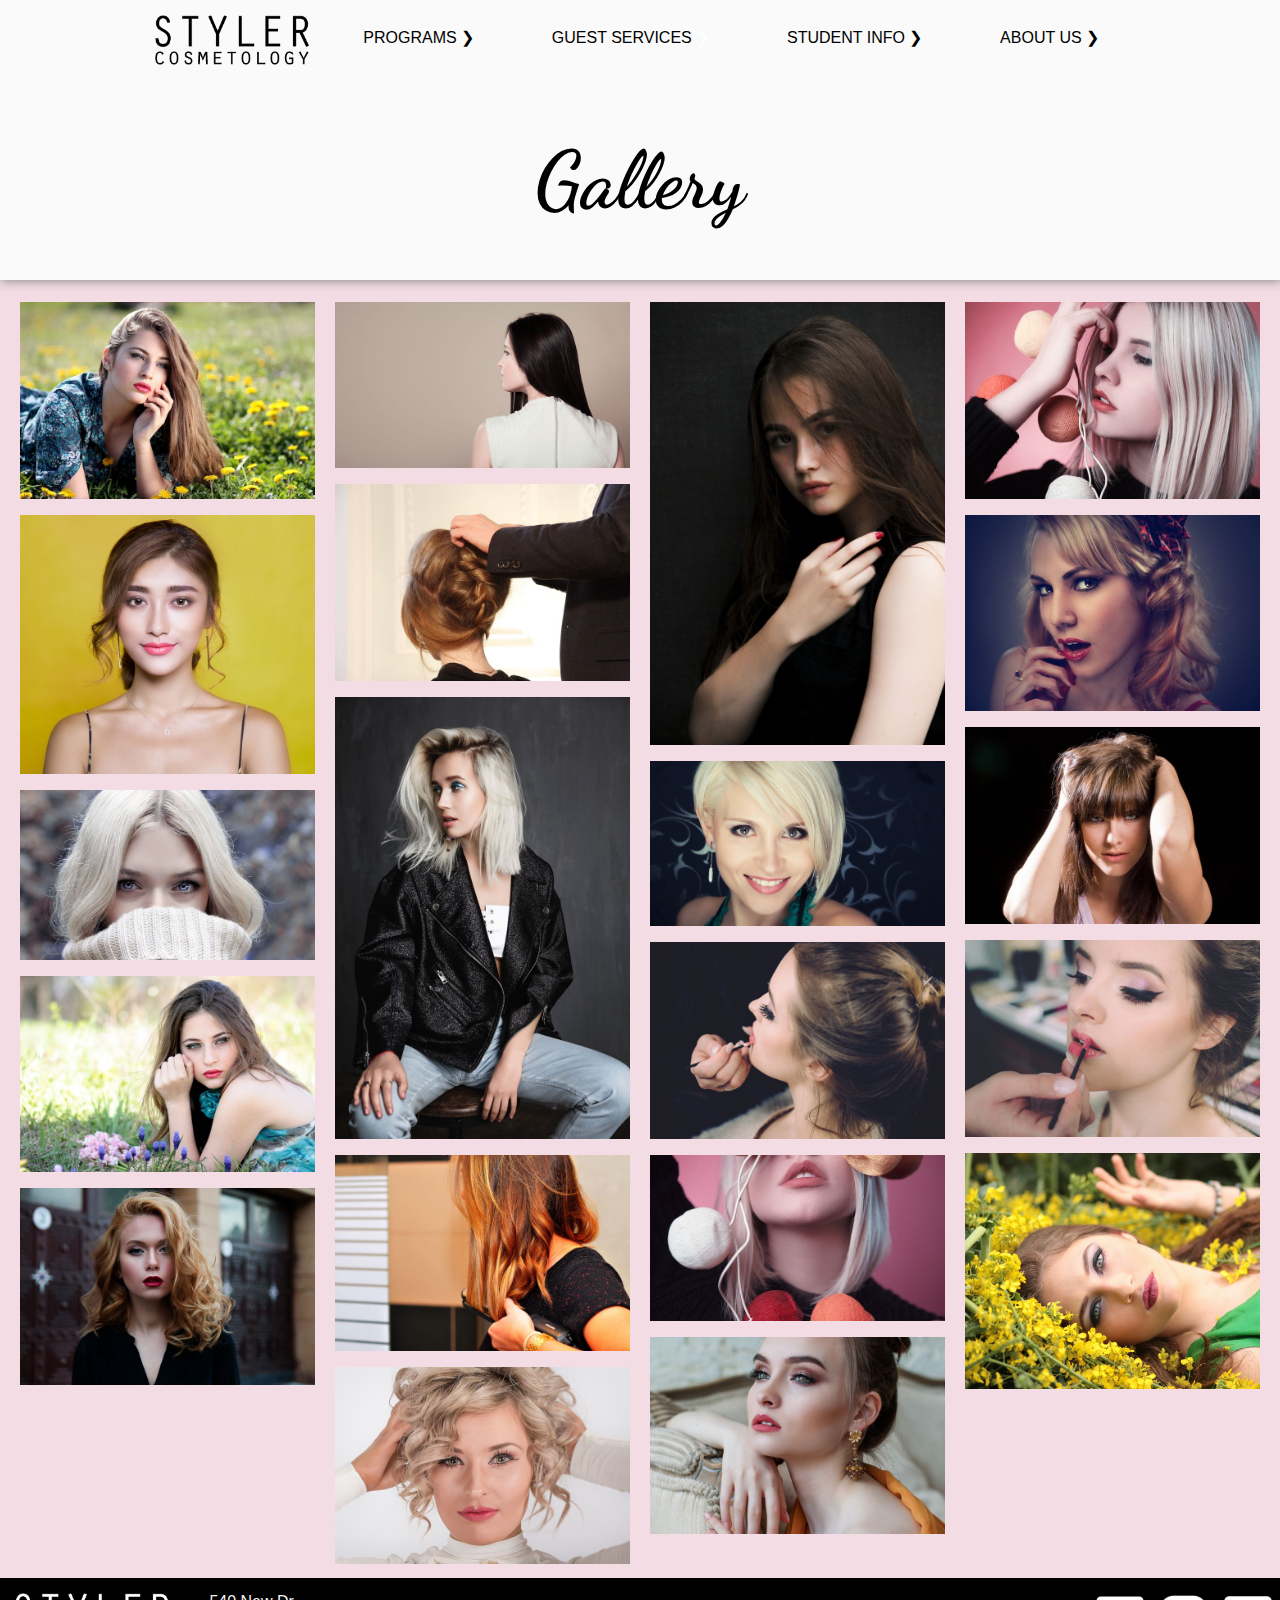
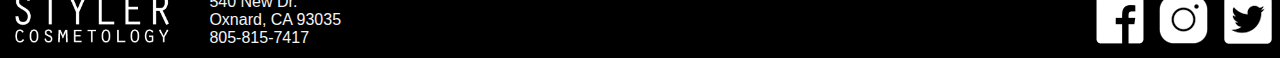
<file: about_gallery.html>
<!DOCTYPE html>
<html lang="en">

<head>
  <meta charset="UTF-8">
  <meta name="viewport" content="width=device-width, initial-scale=1.0">
  <meta http-equiv="X-UA-Compatible" content="ie=edge">
  <link href="style.css" rel="stylesheet" type="text/css">
  <link href="https://fonts.googleapis.com/css?family=Dancing+Script" rel="stylesheet">
  <link rel="stylesheet" href="animate.css">
  <link rel="icon" type="image/png" href="images/favicon.ico">
  <title>Home</title>
</head>

<body>
  <div class="grid">
    <div class="navback"></div>
    <nav>

      <div class="desktop">
        <a href="index.html"><img src="images/logo.png" alt="logo" class="logo"></a>
        <ul>
          <li>
            <a href="programs.html">Programs &#10095;</a>
            <div class="normaldrop">
              <a href="program_cosmetology.html">Cosmetology</a>
              <a href="program_barbering.html">Barbering</a>
              <a href="program_mkartistry.html">Makeup Artistry</a>
              <a href="program_esthetics.html">Esthetics</a>
            </div>
          </li>
          <li><a href="guestservices.html">Guest Services <span class="hidearrow">&#10095;</span></a></li>
          <li><a href="studentinfo.html">Student Info &#10095;</a>
            <div class="normaldrop">
              <a href="si_finaid.html">Financial Aid</a>
              <a href="si_calendar.html">Calendar</a>
            </div>
          </li>
          <li><a href="aboutus.html">About Us &#10095;</a>
            <div class="normaldrop">
              <a href="about_locations.html">Locations</a>
              <a href="about_gallery.html">Gallery</a>
            </div>
          </li>
        </ul>
      </div>
      <div class="mobile">
        <a href="index.html"><img src="images/logo.png" alt="logo" class="logo"></a>
        <button onclick="toggleHammenu()" class="hambutton"><img src="images/ham.png" alt="dropdown" class="hammenu"></button>
        <ul id="hammenu" class="menuhide">
          <li>
            <a href="programs.html">Programs</a><button onclick="toggleProgram()" class="mob_button">&#10095;</button>
            <div id="mob_program" class=" mobiledrop menuhide">
              <a href="program_cosmetology.html">Cosmetology</a>
              <a href="program_barbering.html">Barbering</a>
              <a href="program_mkartistry.html">Makeup Artistry</a>
              <a href="program_esthetics.html">Esthetics</a>
            </div>
          </li>
          <li><a href="guestservices.html">Guest Services</a></li>
          <li><a href="studentinfo.html">Student Info</a><button onclick="toggleSi()" class="mob_button">&#10095;</button>
            <div id="mob_si" class="mobiledrop menuhide">
              <a href="si_finaid.html">Financial Aid</a>
              <a href="si_calendar.html">Calendar</a>
              </div>
          </li>
          <li><a href="aboutus.html">About Us</a><button onclick="toggleAbout()" class="mob_button">&#10095;</button>
            <div id="mob_about" class="mobiledrop menuhide">
              <a href="about_locations.html">Locations</a>
              <a href="about_gallery.html">Gallery</a>
            </div>
          </li>
        </ul>
      </div>
    </nav>
    <div class="hero_gallery"></div>
    <div class="header">
      <h1>Gallery</h1>
    </div>

<div class="gallerygrid">
  <div class="galleryrow">
    <div class="gallerycolumn">
      <img src="images/gallery/1.jpeg" alt="Gallery">
      <img src="images/gallery/2.jpeg" alt="Gallery">
      <img src="images/gallery/3.jpeg" alt="Gallery">
      <img src="images/gallery/4.jpeg" alt="Gallery">
      <img src="images/gallery/5.jpeg" alt="Gallery">

    </div>
    <div class="gallerycolumn">
      <img src="images/gallery/6.jpeg" alt="Gallery">
      <img src="images/gallery/12.jpeg" alt="Gallery">
      <img src="images/gallery/14.jpeg" alt="Gallery">
      <img src="images/gallery/9.jpeg" alt="Gallery">
      <img src="images/gallery/10.jpeg" alt="Gallery">
    </div>
    <div class="gallerycolumn">
      <img src="images/gallery/7.jpeg" alt="Gallery">
      <img src="images/gallery/11.jpeg" alt="Gallery">
      <img src="images/gallery/13.jpeg" alt="Gallery">
      <img src="images/gallery/8.jpeg" alt="Gallery">
      <img src="images/gallery/15.jpeg" alt="Gallery">
    </div>
    <div class="gallerycolumn">
      <img src="images/gallery/16.jpeg" alt="Gallery">
      <img src="images/gallery/17.jpeg" alt="Gallery">
      <img src="images/gallery/18.jpeg" alt="Gallery">
      <img src="images/gallery/19.jpeg" alt="Gallery">
      <img src="images/gallery/20.jpeg" alt="Gallery">
    </div>
  </div>
</div>
    <footer>
      <a href="http://twitter.com" target="_blank"><img src="images/twitterwhite.png" alt="twitter" class="socialmediafooter"></a>
      <a href="http://instagram.com" target="_blank"><img src="images/instagramwhite.png" alt="instagram" class="socialmediafooter"></a>
      <a href="http://facebook.com" target="_blank"><img src="images/facebookwhite.png" alt="facebook" class="socialmediafooter"></a>
      <a href="index.html"><img src="images/logowhite.png" alt="logo" class="logo footerlogo"></a>
      <div class="address">
        <p>540 New Dr.</p>
        <p>Oxnard, CA 93035</p>
        <p>805-815-7417</p>
      </div>
    </footer>
  </div>
  <script src="MyScript.js"></script>
</body>

</html>
</file>
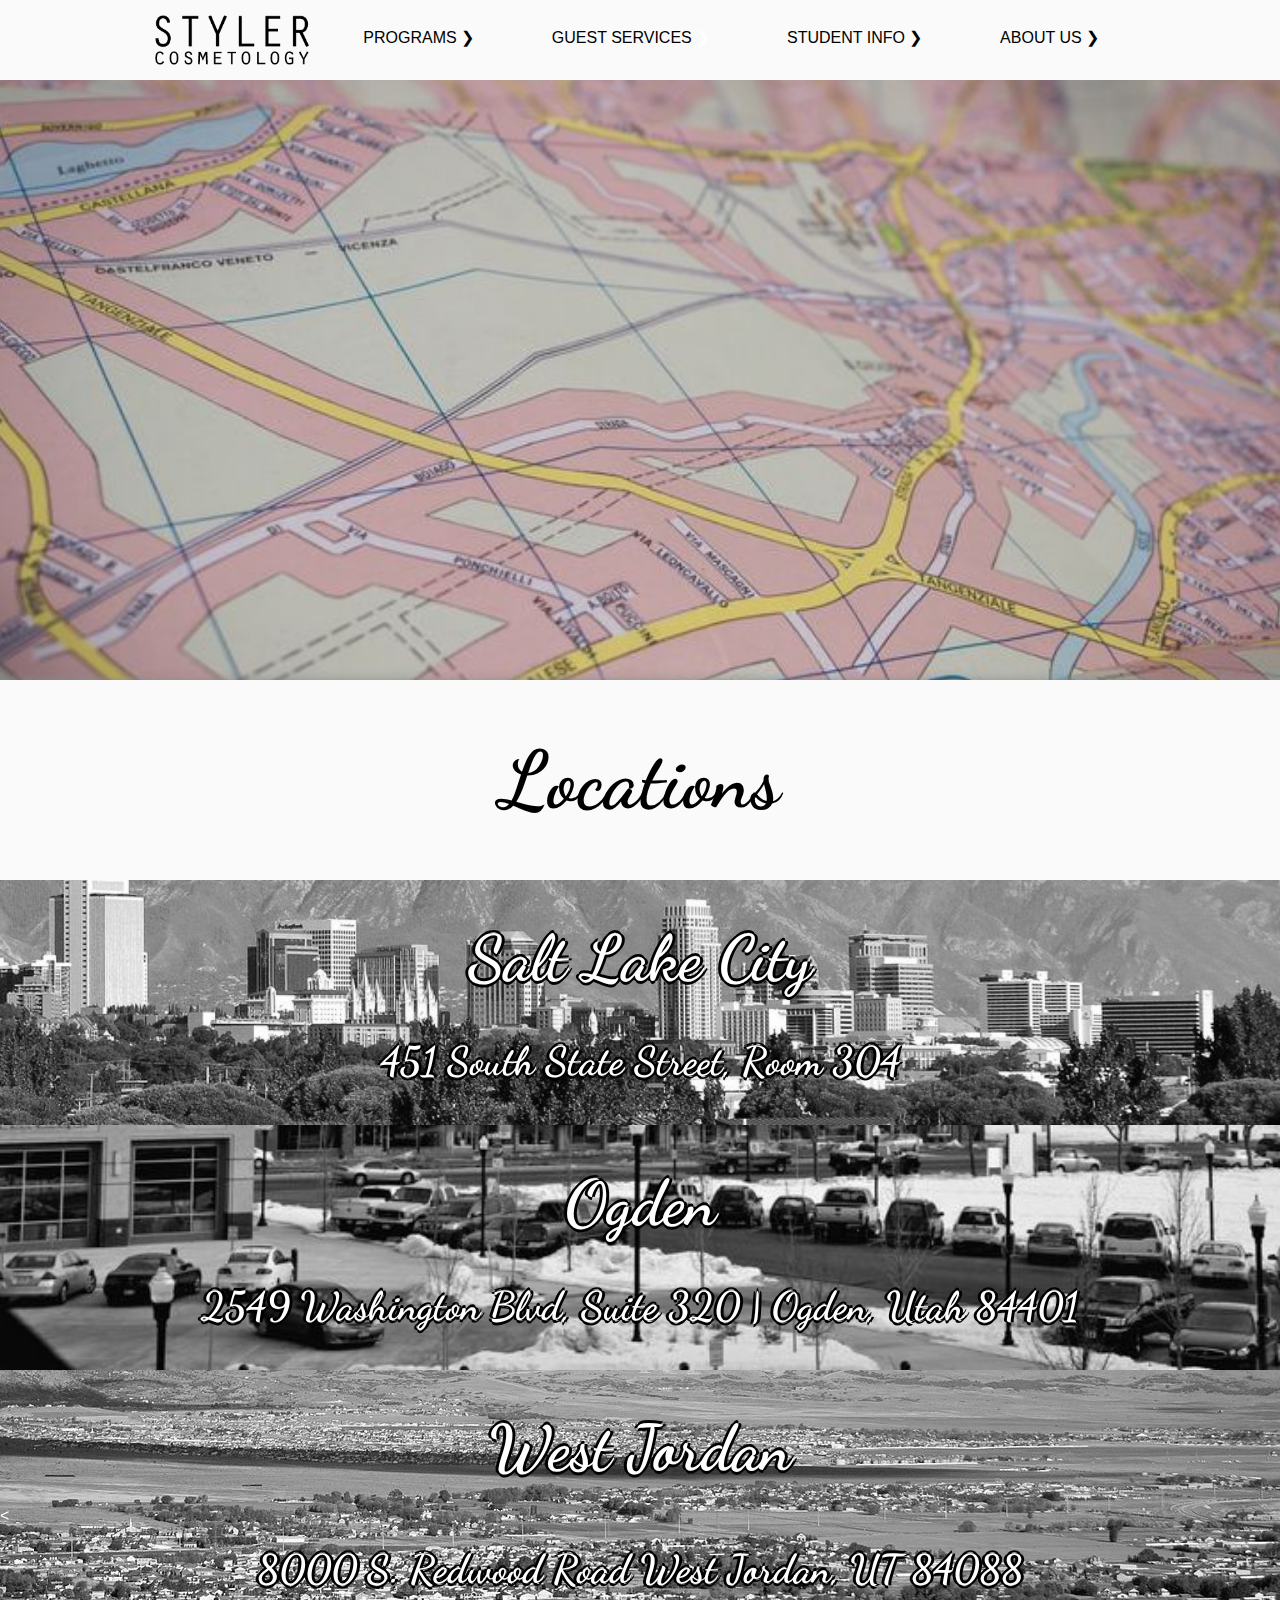
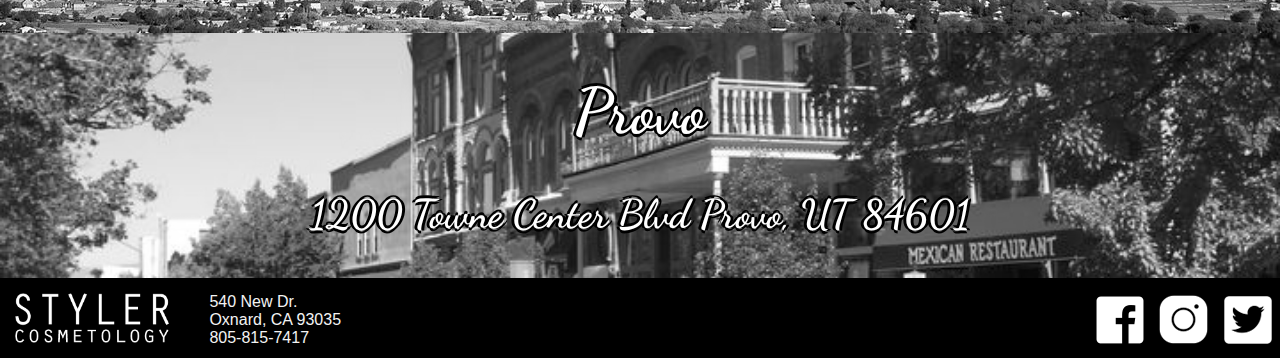
<file: about_locations.html>
<!DOCTYPE html>
<html lang="en">

<head>
  <meta charset="UTF-8">
  <meta name="viewport" content="width=device-width, initial-scale=1.0">
  <meta http-equiv="X-UA-Compatible" content="ie=edge">
  <link href="style.css" rel="stylesheet" type="text/css">
  <link href="https://fonts.googleapis.com/css?family=Dancing+Script" rel="stylesheet">
  <link rel="stylesheet" href="animate.css">
  <link rel="icon" type="image/png" href="images/favicon.ico">
  <title>Home</title>
</head>

<body>
  <div class="grid">
    <div class="navback"></div>
    <nav>

      <div class="desktop">
        <a href="index.html"><img src="images/logo.png" alt="logo" class="logo"></a>
        <ul>
          <li>
            <a href="programs.html">Programs &#10095;</a>
            <div class="normaldrop">
              <a href="program_cosmetology.html">Cosmetology</a>
              <a href="program_barbering.html">Barbering</a>
              <a href="program_mkartistry.html">Makeup Artistry</a>
              <a href="program_esthetics.html">Esthetics</a>
            </div>
          </li>
          <li><a href="guestservices.html">Guest Services <span class="hidearrow">&#10095;</span></a></li>
          <li><a href="studentinfo.html">Student Info &#10095;</a>
            <div class="normaldrop">
              <a href="si_finaid.html">Financial Aid</a>
              <a href="si_calendar.html">Calendar</a>
            </div>
          </li>
          <li><a href="aboutus.html">About Us &#10095;</a>
            <div class="normaldrop">
              <a href="about_locations.html">Locations</a>
              <a href="about_gallery.html">Gallery</a>
            </div>
          </li>
        </ul>
      </div>
      <div class="mobile">
        <a href="index.html"><img src="images/logo.png" alt="logo" class="logo"></a>
        <button onclick="toggleHammenu()" class="hambutton"><img src="images/ham.png" alt="dropdown" class="hammenu"></button>
        <ul id="hammenu" class="menuhide">
          <li>
            <a href="programs.html">Programs</a><button onclick="toggleProgram()" class="mob_button">&#10095;</button>
            <div id="mob_program" class=" mobiledrop menuhide">
              <a href="program_cosmetology.html">Cosmetology</a>
              <a href="program_barbering.html">Barbering</a>
              <a href="program_mkartistry.html">Makeup Artistry</a>
              <a href="program_esthetics.html">Esthetics</a>
            </div>
          </li>
          <li><a href="guestservices.html">Guest Services</a></li>
          <li><a href="studentinfo.html">Student Info</a><button onclick="toggleSi()" class="mob_button">&#10095;</button>
            <div id="mob_si" class="mobiledrop menuhide">
              <a href="si_finaid.html">Financial Aid</a>
              <a href="si_calendar.html">Calendar</a>
              </div>
          </li>
          <li><a href="aboutus.html">About Us</a><button onclick="toggleAbout()" class="mob_button">&#10095;</button>
            <div id="mob_about" class="mobiledrop menuhide">
              <a href="about_locations.html">Locations</a>
              <a href="about_gallery.html">Gallery</a>
            </div>
          </li>
        </ul>
      </div>
    </nav>
    <div class="hero_locations desktop"></div>
    <div class="header">
      <h1>Locations</h1>
    </div>
<div class="locations">
  <div class="location1"><h2>Salt Lake City</h2><h3>451 South State Street, Room 304</h3><p></p></div>
  <div class="location2"><h2>Ogden</h2><h3>2549 Washington Blvd, Suite 320 | Ogden, Utah 84401</h3></div>
  <div class="location3"><h2>West Jordan </h2><<h3>8000 S. Redwood Road
West Jordan, UT 84088</h3></div>
  <div class="location4"><h2>Provo</h2><h3>1200 Towne Center Blvd
Provo, UT 84601</h3></div>

</div>

    <footer>
      <a href="http://twitter.com" target="_blank"><img src="images/twitterwhite.png" alt="twitter" class="socialmediafooter"></a>
      <a href="http://instagram.com" target="_blank"><img src="images/instagramwhite.png" alt="instagram" class="socialmediafooter"></a>
      <a href="http://facebook.com" target="_blank"><img src="images/facebookwhite.png" alt="facebook" class="socialmediafooter"></a>
      <a href="index.html"><img src="images/logowhite.png" alt="logo" class="logo footerlogo"></a>
      <div class="address">
        <p>540 New Dr.</p>
        <p>Oxnard, CA 93035</p>
        <p>805-815-7417</p>
      </div>
    </footer>
  </div>
  <script src="MyScript.js"></script>
</body>

</html>
</file>
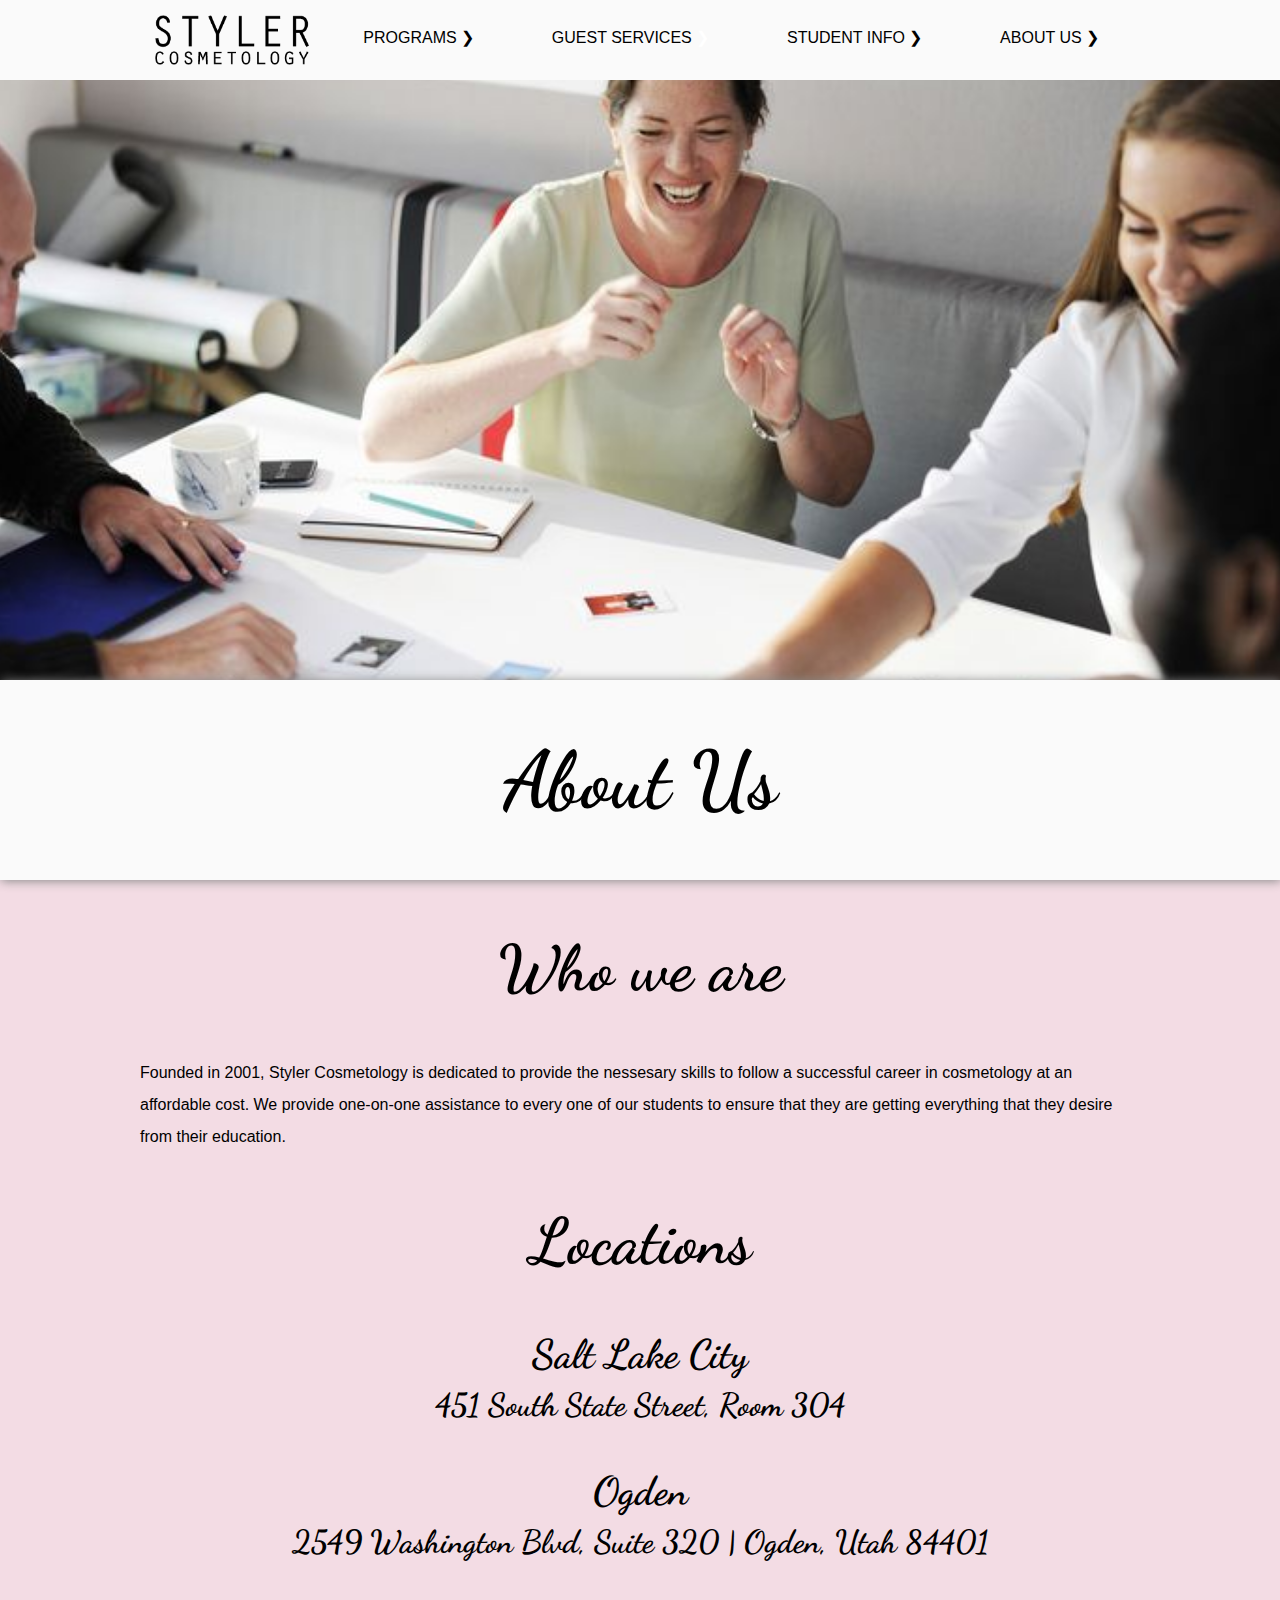
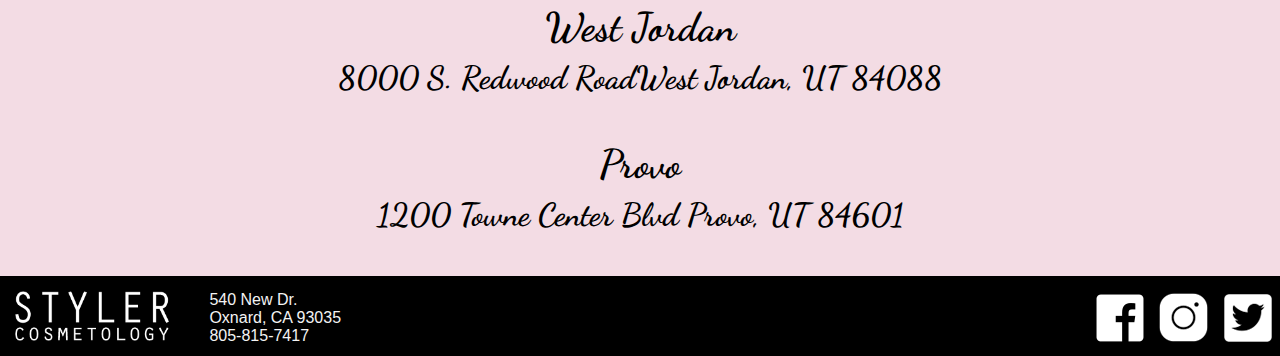
<file: aboutus.html>
<!DOCTYPE html>
<html lang="en">

<head>
  <meta charset="UTF-8">
  <meta name="viewport" content="width=device-width, initial-scale=1.0">
  <meta http-equiv="X-UA-Compatible" content="ie=edge">
  <link href="style.css" rel="stylesheet" type="text/css">
  <link href="https://fonts.googleapis.com/css?family=Dancing+Script" rel="stylesheet">
  <link rel="stylesheet" href="animate.css">
  <link rel="icon" type="image/png" href="images/favicon.ico">
  <title>Home</title>
</head>

<body>
  <div class="grid">
    <div class="navback"></div>
    <nav>

      <div class="desktop">
        <a href="index.html"><img src="images/logo.png" alt="logo" class="logo"></a>
        <ul>
          <li>
            <a href="programs.html">Programs &#10095;</a>
            <div class="normaldrop">
              <a href="program_cosmetology.html">Cosmetology</a>
              <a href="program_barbering.html">Barbering</a>
              <a href="program_mkartistry.html">Makeup Artistry</a>
              <a href="program_esthetics.html">Esthetics</a>
            </div>
          </li>
          <li><a href="guestservices.html">Guest Services <span class="hidearrow">&#10095;</span></a></li>
          <li><a href="studentinfo.html">Student Info &#10095;</a>
            <div class="normaldrop">
              <a href="si_finaid.html">Financial Aid</a>
              <a href="si_calendar.html">Calendar</a>
            </div>
          </li>
          <li><a href="aboutus.html">About Us &#10095;</a>
            <div class="normaldrop">
              <a href="about_locations.html">Locations</a>
              <a href="about_gallery.html">Gallery</a>
            </div>
          </li>
        </ul>
      </div>
      <div class="mobile">
        <a href="index.html"><img src="images/logo.png" alt="logo" class="logo"></a>
        <button onclick="toggleHammenu()" class="hambutton"><img src="images/ham.png" alt="dropdown" class="hammenu"></button>
        <ul id="hammenu" class="menuhide">
          <li>
            <a href="programs.html">Programs</a><button onclick="toggleProgram()" class="mob_button">&#10095;</button>
            <div id="mob_program" class=" mobiledrop menuhide">
              <a href="program_cosmetology.html">Cosmetology</a>
              <a href="program_barbering.html">Barbering</a>
              <a href="program_mkartistry.html">Makeup Artistry</a>
              <a href="program_esthetics.html">Esthetics</a>
            </div>
          </li>
          <li><a href="guestservices.html">Guest Services</a></li>
          <li><a href="studentinfo.html">Student Info</a><button onclick="toggleSi()" class="mob_button">&#10095;</button>
            <div id="mob_si" class="mobiledrop menuhide">
              <a href="si_finaid.html">Financial Aid</a>
              <a href="si_calendar.html">Calendar</a>
              </div>
          </li>
          <li><a href="aboutus.html">About Us</a><button onclick="toggleAbout()" class="mob_button">&#10095;</button>
            <div id="mob_about" class="mobiledrop menuhide">
              <a href="about_locations.html">Locations</a>
              <a href="about_gallery.html">Gallery</a>
            </div>
          </li>
        </ul>
      </div>
    </nav>
    <div class="hero_aboutus desktop"></div>
    <div class="header">
      <h1>About Us</h1>
    </div>
    <div class="about_paragraph">
      <h2>Who we are</h2>
      <p>Founded in 2001, Styler Cosmetology is dedicated to provide the nessesary skills to follow a successful career in cosmetology at an affordable cost. We provide one-on-one assistance to every one of our students to ensure that they are getting everything that they desire from their education.</p>
    </div>
    <div class="about_locations">
      <h2>Locations</h2>
      <h3>Salt Lake City</h3><h4>451 South State Street, Room 304</h4>
      <h3>Ogden</h3><h4>2549 Washington Blvd, Suite 320 | Ogden, Utah 84401</h4>
      <h3>West Jordan </h3><h4>8000 S. Redwood RoadWest Jordan, UT 84088</h4>
      <h3>Provo</h3><h4>1200 Towne Center Blvd Provo, UT 84601</h4>
</div>

    <footer>
      <a href="http://twitter.com" target="_blank"><img src="images/twitterwhite.png" alt="twitter" class="socialmediafooter"></a>
      <a href="http://instagram.com" target="_blank"><img src="images/instagramwhite.png" alt="instagram" class="socialmediafooter"></a>
      <a href="http://facebook.com" target="_blank"><img src="images/facebookwhite.png" alt="facebook" class="socialmediafooter"></a>
      <a href="index.html"><img src="images/logowhite.png" alt="logo" class="logo footerlogo"></a>
      <div class="address">
        <p>540 New Dr.</p>
        <p>Oxnard, CA 93035</p>
        <p>805-815-7417</p>
      </div>
    </footer>
  </div>
  <script src="MyScript.js"></script>
</body>

</html>
</file>
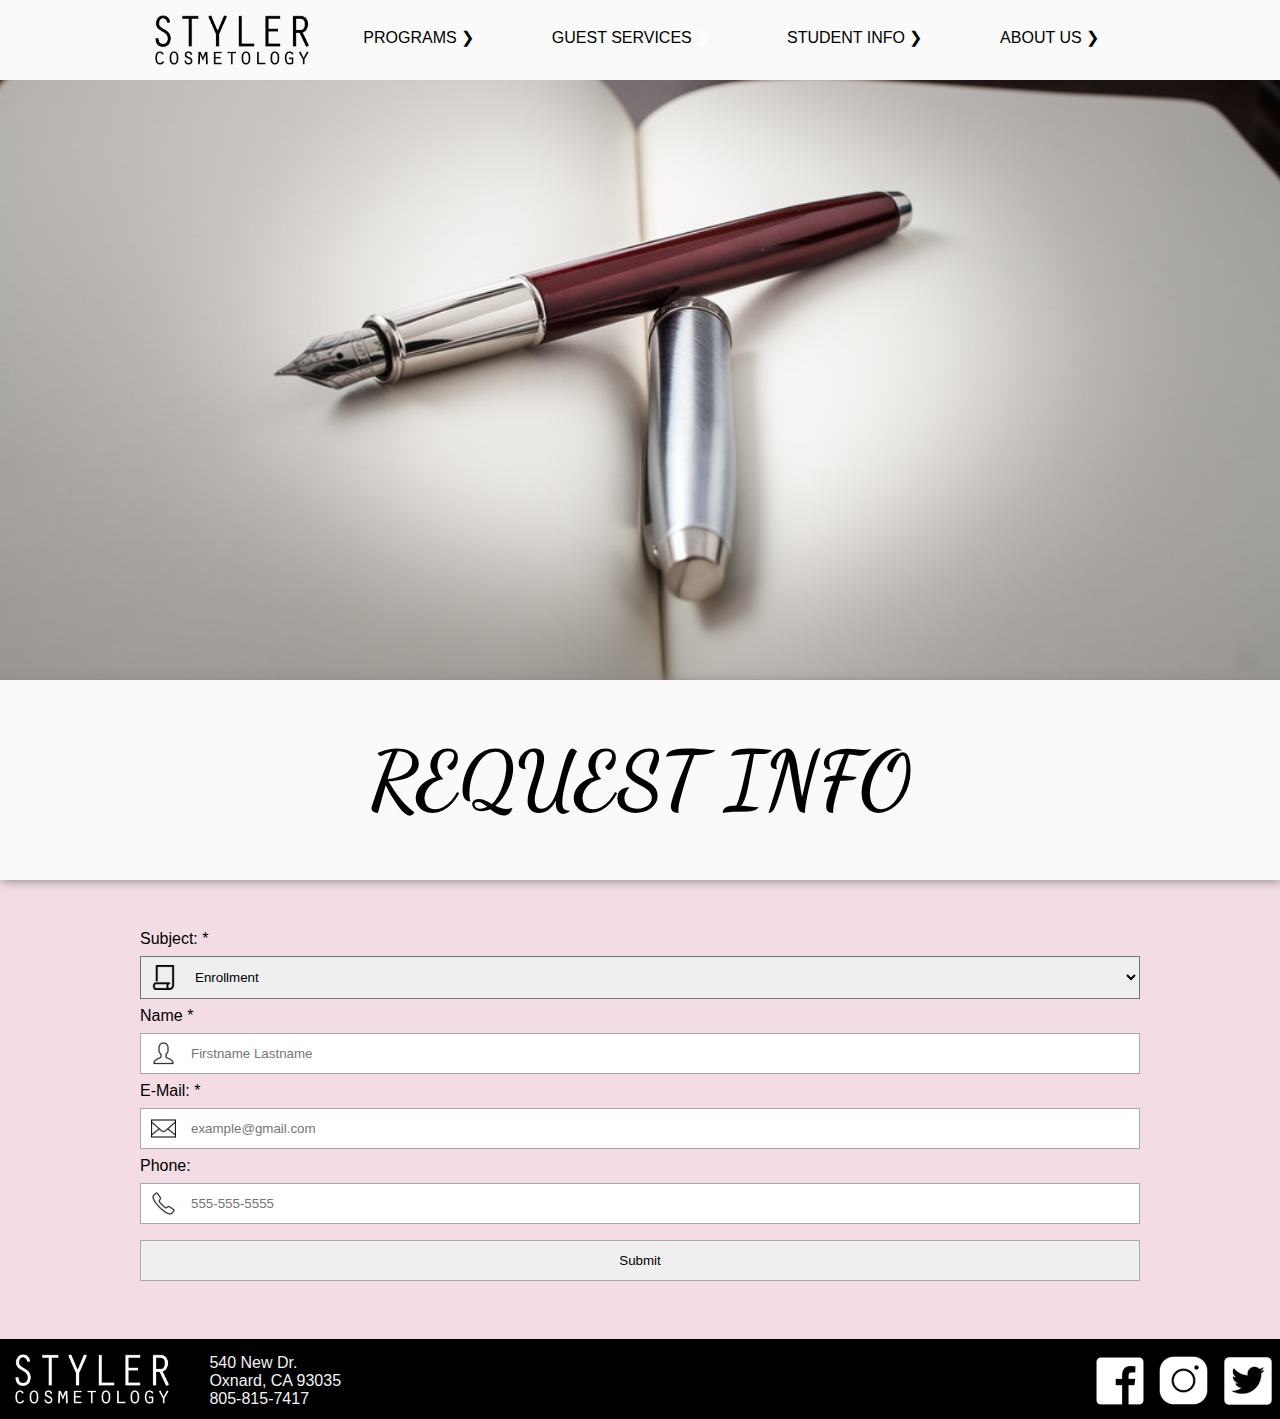
<file: enroll.html>
<!DOCTYPE html>
<html lang="en">

<head>
  <meta charset="UTF-8">
  <meta name="viewport" content="width=device-width, initial-scale=1.0">
  <meta http-equiv="X-UA-Compatible" content="ie=edge">
  <link href="style.css" rel="stylesheet" type="text/css">
  <link href="https://fonts.googleapis.com/css?family=Dancing+Script" rel="stylesheet">
  <link rel="stylesheet" href="animate.css">
  <link rel="icon" type="image/png" href="images/favicon.ico">
  <title>Home</title>
</head>

<body>
  <div class="grid">
    <div class="navback"></div>
    <nav>

      <div class="desktop">
        <a href="index.html"><img src="images/logo.png" alt="logo" class="logo"></a>
        <ul>
          <li>
            <a href="programs.html">Programs &#10095;</a>
            <div class="normaldrop">
              <a href="program_cosmetology.html">Cosmetology</a>
              <a href="program_barbering.html">Barbering</a>
              <a href="program_mkartistry.html">Makeup Artistry</a>
              <a href="program_esthetics.html">Esthetics</a>
            </div>
          </li>
          <li><a href="guestservices.html">Guest Services <span class="hidearrow">&#10095;</span></a></li>
          <li><a href="studentinfo.html">Student Info &#10095;</a>
            <div class="normaldrop">
              <a href="si_finaid.html">Financial Aid</a>
              <a href="si_calendar.html">Calendar</a>
            </div>
          </li>
          <li><a href="aboutus.html">About Us &#10095;</a>
            <div class="normaldrop">
              <a href="about_locations.html">Locations</a>
              <a href="about_gallery.html">Gallery</a>
            </div>
          </li>
        </ul>
      </div>
      <div class="mobile">
        <a href="index.html"><img src="images/logo.png" alt="logo" class="logo"></a>
        <button onclick="toggleHammenu()" class="hambutton"><img src="images/ham.png" alt="dropdown" class="hammenu"></button>
        <ul id="hammenu" class="menuhide">
          <li>
            <a href="programs.html">Programs</a><button onclick="toggleProgram()" class="mob_button">&#10095;</button>
            <div id="mob_program" class=" mobiledrop menuhide">
              <a href="program_cosmetology.html">Cosmetology</a>
              <a href="program_barbering.html">Barbering</a>
              <a href="program_mkartistry.html">Makeup Artistry</a>
              <a href="program_esthetics.html">Esthetics</a>
            </div>
          </li>
          <li><a href="guestservices.html">Guest Services</a></li>
          <li><a href="studentinfo.html">Student Info</a><button onclick="toggleSi()" class="mob_button">&#10095;</button>
            <div id="mob_si" class="mobiledrop menuhide">
              <a href="si_finaid.html">Financial Aid</a>
              <a href="si_calendar.html">Calendar</a>
              </div>
          </li>
          <li><a href="aboutus.html">About Us</a><button onclick="toggleAbout()" class="mob_button">&#10095;</button>
            <div id="mob_about" class="mobiledrop menuhide">
              <a href="about_locations.html">Locations</a>
              <a href="about_gallery.html">Gallery</a>
            </div>
          </li>
        </ul>
      </div>
    </nav>
    <div class="hero_studentinfo"></div>
    <div class="header">
      <h1>REQUEST INFO</h1>
    </div>
    <form method="post" action="https://cit.dixie.edu/web/1400/mail.php">
      <label for="Subject">Subject: *</label>
      <select name="Subject">
        <option value="Enrollment">Enrollment</option>
        <option value="Programs">Programs</option>
        <option value="Financial Aid">Suggestion</option>
        <option value="Other">Other</option>
      </select>
          <label for="Name">Name *</label>
          <input type="text" name="Name" id="Name" placeholder="Firstname Lastname" required>

          <label for="Email">E-Mail: *</label>
          <input type="email" name="Email" id="Email" placeholder="example@gmail.com" required>

          <label for="Phone">Phone:</label>
          <input type="tel" name="Phone" id="Phone" placeholder="555-555-5555">

          <input type="submit" value="Submit">
        </form>
  <footer>
    <a href="http://twitter.com" target="_blank"><img src="images/twitterwhite.png" alt="twitter" class="socialmediafooter"></a>
    <a href="http://instagram.com" target="_blank"><img src="images/instagramwhite.png" alt="instagram" class="socialmediafooter"></a>
    <a href="http://facebook.com" target="_blank"><img src="images/facebookwhite.png" alt="facebook" class="socialmediafooter"></a>
    <a href="index.html"><img src="images/logowhite.png" alt="logo" class="logo footerlogo"></a>
    <div class="address">
      <p>540 New Dr.</p>
      <p>Oxnard, CA 93035
        <p>
          <p>805-815-7417</p>
    </div>





  </footer>
  </div>
  <script src="MyScript.js"></script>
</body>

</html>
</file>
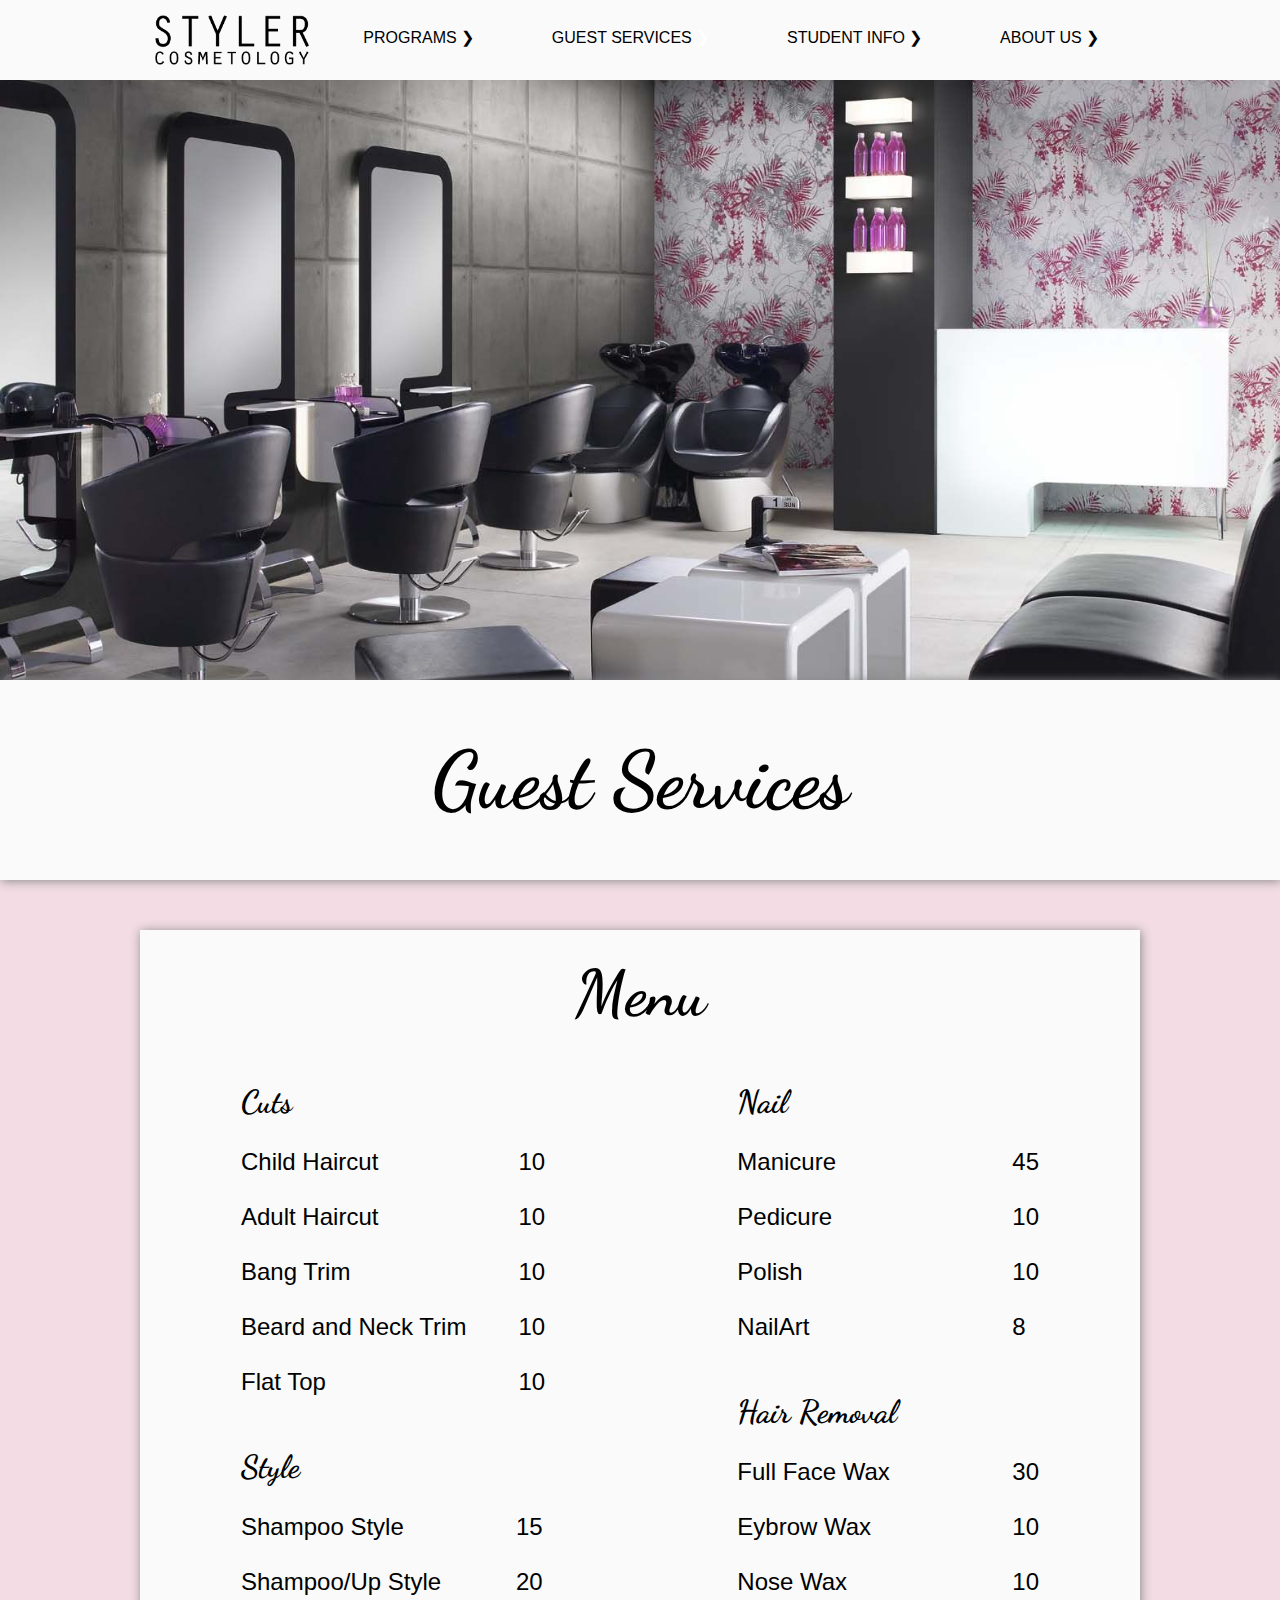
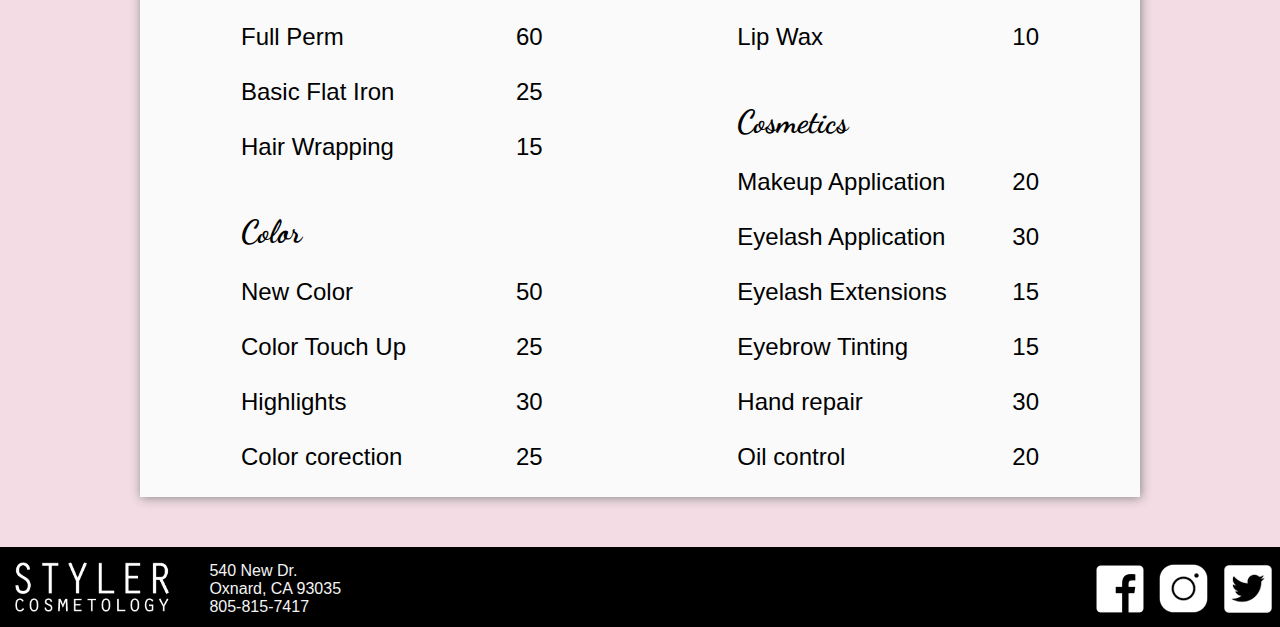
<file: guestservices.html>
<!DOCTYPE html>
<html lang="en">

<head>
  <meta charset="UTF-8">
  <meta name="viewport" content="width=device-width, initial-scale=1.0">
  <meta http-equiv="X-UA-Compatible" content="ie=edge">
  <link href="style.css" rel="stylesheet" type="text/css">
  <link href="https://fonts.googleapis.com/css?family=Dancing+Script" rel="stylesheet">
  <link rel="stylesheet" href="animate.css">
  <link rel="icon" type="image/png" href="images/favicon.ico">
  <title>Home</title>
</head>

<body>
  <div class="grid">
    <div class="navback"></div>
    <nav>

      <div class="desktop">
        <a href="index.html"><img src="images/logo.png" alt="logo" class="logo"></a>
        <ul>
          <li>
            <a href="programs.html">Programs &#10095;</a>
            <div class="normaldrop">
              <a href="program_cosmetology.html">Cosmetology</a>
              <a href="program_barbering.html">Barbering</a>
              <a href="program_mkartistry.html">Makeup Artistry</a>
              <a href="program_esthetics.html">Esthetics</a>
            </div>
          </li>
          <li><a href="guestservices.html">Guest Services <span class="hidearrow">&#10095;</span></a></li>
          <li><a href="studentinfo.html">Student Info &#10095;</a>
            <div class="normaldrop">
              <a href="si_finaid.html">Financial Aid</a>
              <a href="si_calendar.html">Calendar</a>
            </div>
          </li>
          <li><a href="aboutus.html">About Us &#10095;</a>
            <div class="normaldrop">
              <a href="about_locations.html">Locations</a>
              <a href="about_gallery.html">Gallery</a>
            </div>
          </li>
        </ul>
      </div>
      <div class="mobile">
        <a href="index.html"><img src="images/logo.png" alt="logo" class="logo"></a>
        <button onclick="toggleHammenu()" class="hambutton"><img src="images/ham.png" alt="dropdown" class="hammenu"></button>
        <ul id="hammenu" class="menuhide">
          <li>
            <a href="programs.html">Programs</a><button onclick="toggleProgram()" class="mob_button">&#10095;</button>
            <div id="mob_program" class=" mobiledrop menuhide">
              <a href="program_cosmetology.html">Cosmetology</a>
              <a href="program_barbering.html">Barbering</a>
              <a href="program_mkartistry.html">Makeup Artistry</a>
              <a href="program_esthetics.html">Esthetics</a>
            </div>
          </li>
          <li><a href="guestservices.html">Guest Services</a></li>
          <li><a href="studentinfo.html">Student Info</a><button onclick="toggleSi()" class="mob_button">&#10095;</button>
            <div id="mob_si" class="mobiledrop menuhide">
              <a href="si_finaid.html">Financial Aid</a>
              <a href="si_calendar.html">Calendar</a>
              </div>
          </li>
          <li><a href="aboutus.html">About Us</a><button onclick="toggleAbout()" class="mob_button">&#10095;</button>
            <div id="mob_about" class="mobiledrop menuhide">
              <a href="about_locations.html">Locations</a>
              <a href="about_gallery.html">Gallery</a>
            </div>
          </li>
        </ul>
      </div>
    </nav>
    <div class="hero_guestservices desktop"></div>
    <div class="header">
      <h1>Guest Services</h1>
    </div>

    <div class="guestservices extramargintop">
      <h2 class="title">Menu</h2>
      <div class="gsleft">
        <table>
          <tr>
            <th colspan="2">Cuts</th>
          </tr>
          <tr>
            <td>
              Child Haircut
            </td>
            <td>10</td>
          </tr>
          <tr>
            <td>
              Adult Haircut
            </td>
            <td>10</td>
          </tr>
          <tr>
            <td>
              Bang Trim
            </td>
            <td>10</td>
          </tr>
          <tr>
            <td>
              Beard and Neck Trim
            </td>
            <td>10</td>
          </tr>
          <tr>
            <td>
              Flat Top
            </td>
            <td>10</td>
          </tr>
        </table>
        <table>
          <tr>
            <th colspan="2">Style</th>
          </tr>
          <tr>
            <td>
              Shampoo Style
            </td>
            <td>15</td>
          </tr>
          <tr>
            <td>
              Shampoo/Up Style
            </td>
            <td>20</td>
          </tr>
          <tr>
            <td>
              Full Perm
            </td>
            <td>60</td>
          </tr>
          <tr>
            <td>
              Basic Flat Iron
            </td>
            <td>25</td>
          </tr>
          <tr>
            <td>
              Hair Wrapping
            </td>
            <td>15</td>
          </tr>
        </table>
        <table>
          <tr>
            <th colspan="2">Color</th>
          </tr>
          <tr>
            <td>
              New Color
            </td>
            <td>50</td>
          </tr>
          <tr>
            <td>
              Color Touch Up
            </td>
            <td>25</td>
          </tr>
          <tr>
            <td>
              Highlights
            </td>
            <td>30</td>
          </tr>
          <tr>
            <td>
              Color corection
            </td>
            <td>25</td>
          </tr>
        </table>
      </div>


      <div class="gsright">
        <table>
          <tr>
            <th colspan="2">Nail</th>
          </tr>
          <tr>
            <td>
              Manicure
            </td>
            <td>45</td>
          </tr>
          <tr>
            <td>
              Pedicure
            </td>
            <td>10</td>
          </tr>
          <tr>
            <td>
              Polish
            </td>
            <td>10</td>
          </tr>
          <tr>
            <td>
              NailArt
            </td>
            <td>8</td>
          </tr>

        </table>
        <table>
          <tr>
            <th colspan="2">Hair Removal</th>
          </tr>
          <tr>
            <td>
              Full Face Wax
            </td>
            <td>30</td>
          </tr>
          <tr>
            <td>
              Eybrow Wax
            </td>
            <td>10</td>
          </tr>
          <tr>
            <td>
              Nose Wax
            </td>
            <td>10</td>
          </tr>
          <tr>
            <td>
              Lip Wax
            </td>
            <td>10</td>
          </tr>

        </table>
        <table>
          <tr>
            <th colspan="2">Cosmetics</th>
          </tr>
          <tr>
            <td>
              Makeup Application
            </td>
            <td>20</td>
          </tr>
          <tr>
            <td>
              Eyelash Application
            </td>
            <td>30</td>
          </tr>
          <tr>
            <td>
              Eyelash Extensions
            </td>
            <td>15</td>
          </tr>
          <tr>
            <td>
              Eyebrow Tinting
            </td>
            <td>15</td>
          </tr>
          <tr>
            <td>
              Hand repair
            </td>
            <td>30</td>
          </tr>
          <tr>
            <td>
              Oil control
            </td>
            <td>20</td>
          </tr>
        </table>
      </div>
    </div>
    <footer>
      <a href="http://twitter.com" target="_blank"><img src="images/twitterwhite.png" alt="twitter" class="socialmediafooter"></a>
      <a href="http://instagram.com" target="_blank"><img src="images/instagramwhite.png" alt="instagram" class="socialmediafooter"></a>
      <a href="http://facebook.com" target="_blank"><img src="images/facebookwhite.png" alt="facebook" class="socialmediafooter"></a>
      <a href="index.html"><img src="images/logowhite.png" alt="logo" class="logo footerlogo"></a>
      <div class="address">
        <p>540 New Dr.</p>
        <p>Oxnard, CA 93035
          <p>
            <p>805-815-7417</p>
      </div>





    </footer>
  </div>
  <script src="MyScript.js"></script>
</body>

</html>
</file>
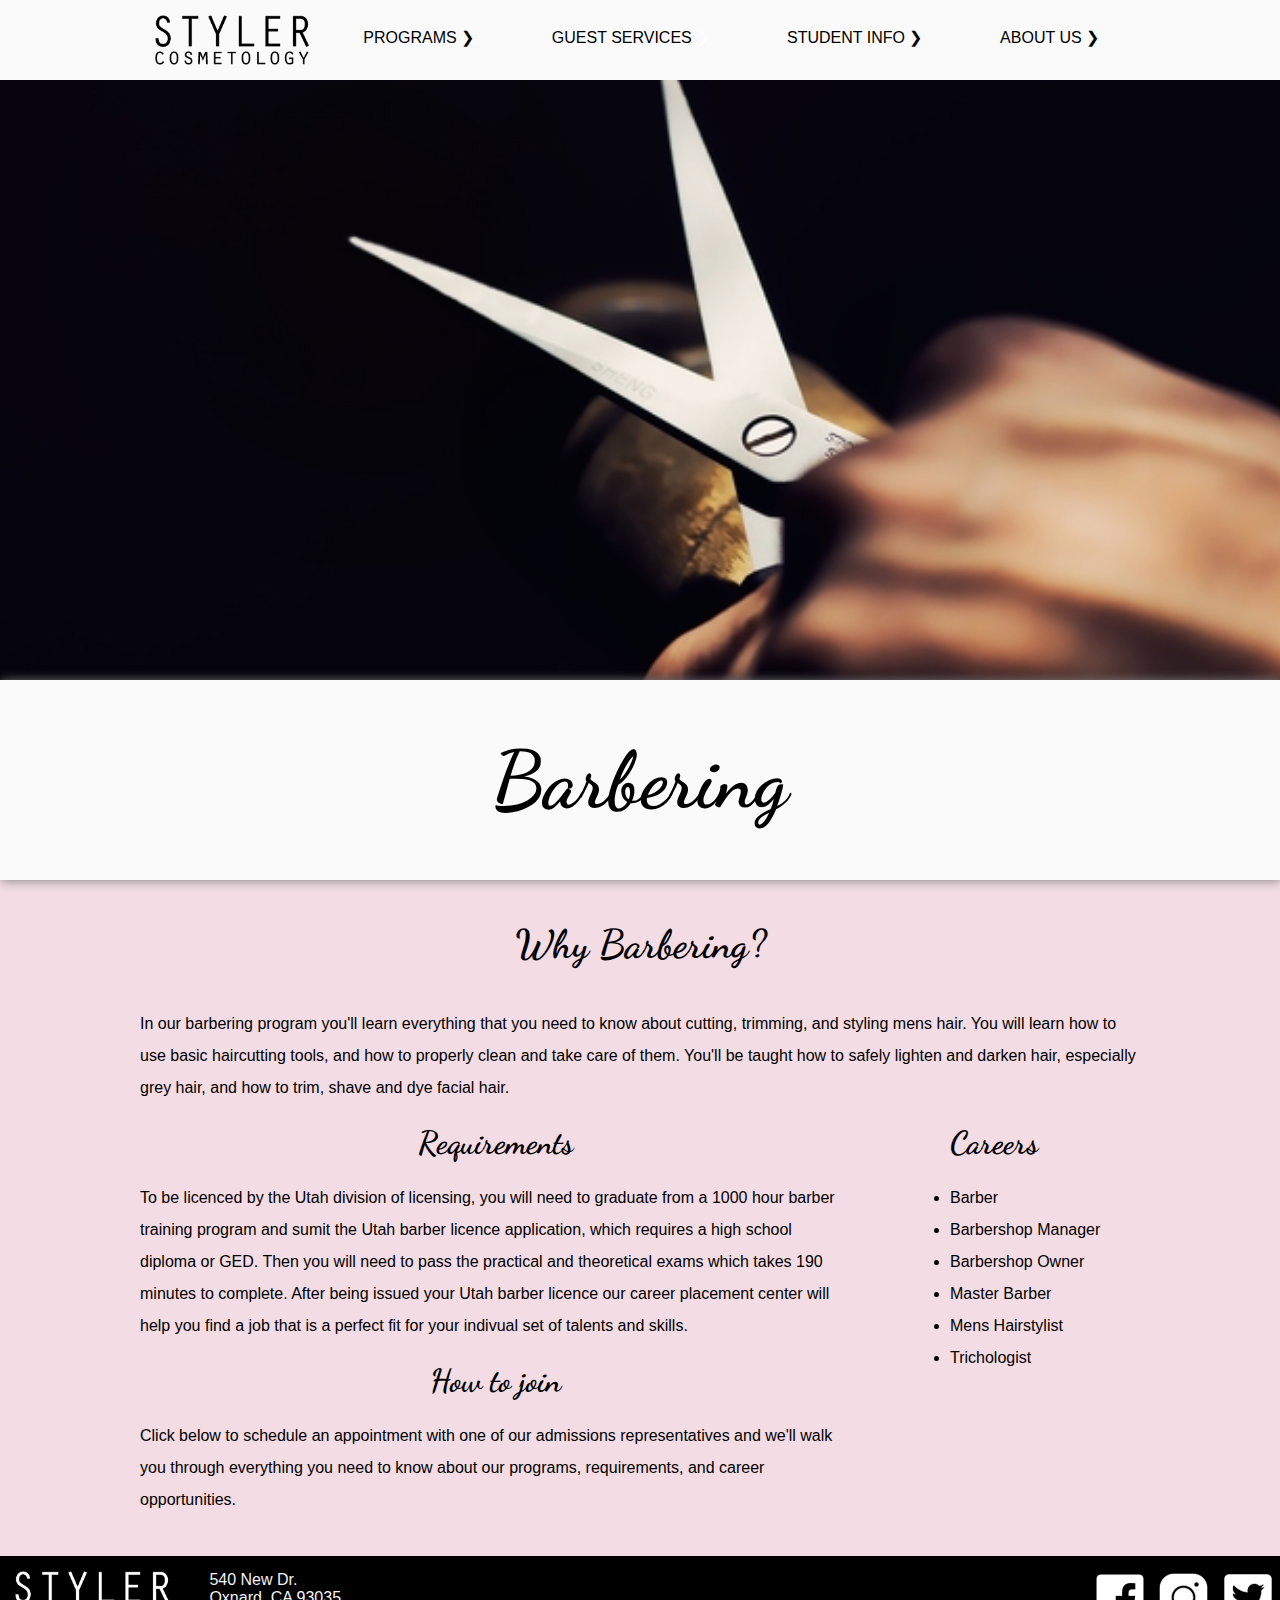
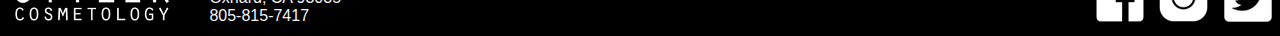
<file: program_barbering.html>
<!DOCTYPE html>
<html lang="en">

<head>
  <meta charset="UTF-8">
  <meta name="viewport" content="width=device-width, initial-scale=1.0">
  <meta http-equiv="X-UA-Compatible" content="ie=edge">
  <link href="style.css" rel="stylesheet" type="text/css">
  <link href="https://fonts.googleapis.com/css?family=Dancing+Script" rel="stylesheet">
  <link rel="stylesheet" href="animate.css">
  <link rel="icon" type="image/png" href="images/favicon.ico">
  <title>Home</title>
</head>

<body>
  <div class="grid">
    <div class="navback"></div>
    <nav>

      <div class="desktop">
        <a href="index.html"><img src="images/logo.png" alt="logo" class="logo"></a>
        <ul>
          <li>
            <a href="programs.html">Programs &#10095;</a>
            <div class="normaldrop">
              <a href="program_cosmetology.html">Cosmetology</a>
              <a href="program_barbering.html">Barbering</a>
              <a href="program_mkartistry.html">Makeup Artistry</a>
              <a href="program_esthetics.html">Esthetics</a>
            </div>
          </li>
          <li><a href="guestservices.html">Guest Services <span class="hidearrow">&#10095;</span></a></li>
          <li><a href="studentinfo.html">Student Info &#10095;</a>
            <div class="normaldrop">
              <a href="si_finaid.html">Financial Aid</a>
              <a href="si_calendar.html">Calendar</a>
            </div>
          </li>
          <li><a href="aboutus.html">About Us &#10095;</a>
            <div class="normaldrop">
              <a href="about_locations.html">Locations</a>
              <a href="about_gallery.html">Gallery</a>
            </div>
          </li>
        </ul>
      </div>
      <div class="mobile">
        <a href="index.html"><img src="images/logo.png" alt="logo" class="logo"></a>
        <button onclick="toggleHammenu()" class="hambutton"><img src="images/ham.png" alt="dropdown" class="hammenu"></button>
        <ul id="hammenu" class="menuhide">
          <li>
            <a href="programs.html">Programs</a><button onclick="toggleProgram()" class="mob_button">&#10095;</button>
            <div id="mob_program" class=" mobiledrop menuhide">
              <a href="program_cosmetology.html">Cosmetology</a>
              <a href="program_barbering.html">Barbering</a>
              <a href="program_mkartistry.html">Makeup Artistry</a>
              <a href="program_esthetics.html">Esthetics</a>
            </div>
          </li>
          <li><a href="guestservices.html">Guest Services</a></li>
          <li><a href="studentinfo.html">Student Info</a><button onclick="toggleSi()" class="mob_button">&#10095;</button>
            <div id="mob_si" class="mobiledrop menuhide">
              <a href="si_finaid.html">Financial Aid</a>
              <a href="si_calendar.html">Calendar</a>
              </div>
          </li>
          <li><a href="aboutus.html">About Us</a><button onclick="toggleAbout()" class="mob_button">&#10095;</button>
            <div id="mob_about" class="mobiledrop menuhide">
              <a href="about_locations.html">Locations</a>
              <a href="about_gallery.html">Gallery</a>
            </div>
          </li>
        </ul>
      </div>
    </nav>
    <div class="hero_barbering desktop"></div>


    <div class="header">
      <h1>Barbering</h1>
    </div>
    <div class="program_about">
      <h3>Why Barbering?</h3>
      <p>In our barbering program you'll learn everything that you need to know about cutting, trimming, and styling mens hair. You will learn how to use basic haircutting tools, and how to properly clean and take care of them. You'll be taught how to safely lighten and darken hair, especially grey hair, and how to trim, shave and dye facial hair.</p>
    </div>
    <div class="program_requirements">
      <div class="program_req_left">
        <h4>Requirements</h4> <p>To be licenced by the Utah division of licensing, you will need to graduate from a 1000 hour barber training program and sumit the Utah barber licence application, which requires a high school diploma or GED. Then you will need to pass the practical and theoretical exams which takes 190 minutes to complete. After being issued your Utah barber licence our career placement center will help you find a job that is a perfect fit for your indivual set of talents and skills.</p>
        <h4>How to join</h4>
        <p>Click below to schedule an appointment with one of our admissions representatives and we'll walk you through everything you need to know about our programs, requirements, and career opportunities.</p>
      </div>
      <div class="program_req_right">
        <h4>Careers</h4>
        <ul>
          <li>Barber</li>
          <li>Barbershop Manager</li>
          <li>Barbershop Owner</li>
          <li>Master Barber</li>
          <li>Mens Hairstylist</li>
          <li>Trichologist</li>
        </ul>
      </div>
    </div>

    <footer>
      <a href="http://twitter.com" target="_blank"><img src="images/twitterwhite.png" alt="twitter" class="socialmediafooter"></a>
      <a href="http://instagram.com" target="_blank"><img src="images/instagramwhite.png" alt="instagram" class="socialmediafooter"></a>
      <a href="http://facebook.com" target="_blank"><img src="images/facebookwhite.png" alt="facebook" class="socialmediafooter"></a>
      <a href="index.html"><img src="images/logowhite.png" alt="logo" class="logo footerlogo"></a>
      <div class="address">
        <p>540 New Dr.</p>
        <p>Oxnard, CA 93035</p>
        <p>805-815-7417</p>
      </div>
    </footer>
  </div>
  <script src="MyScript.js"></script>
</body>

</html>
</file>
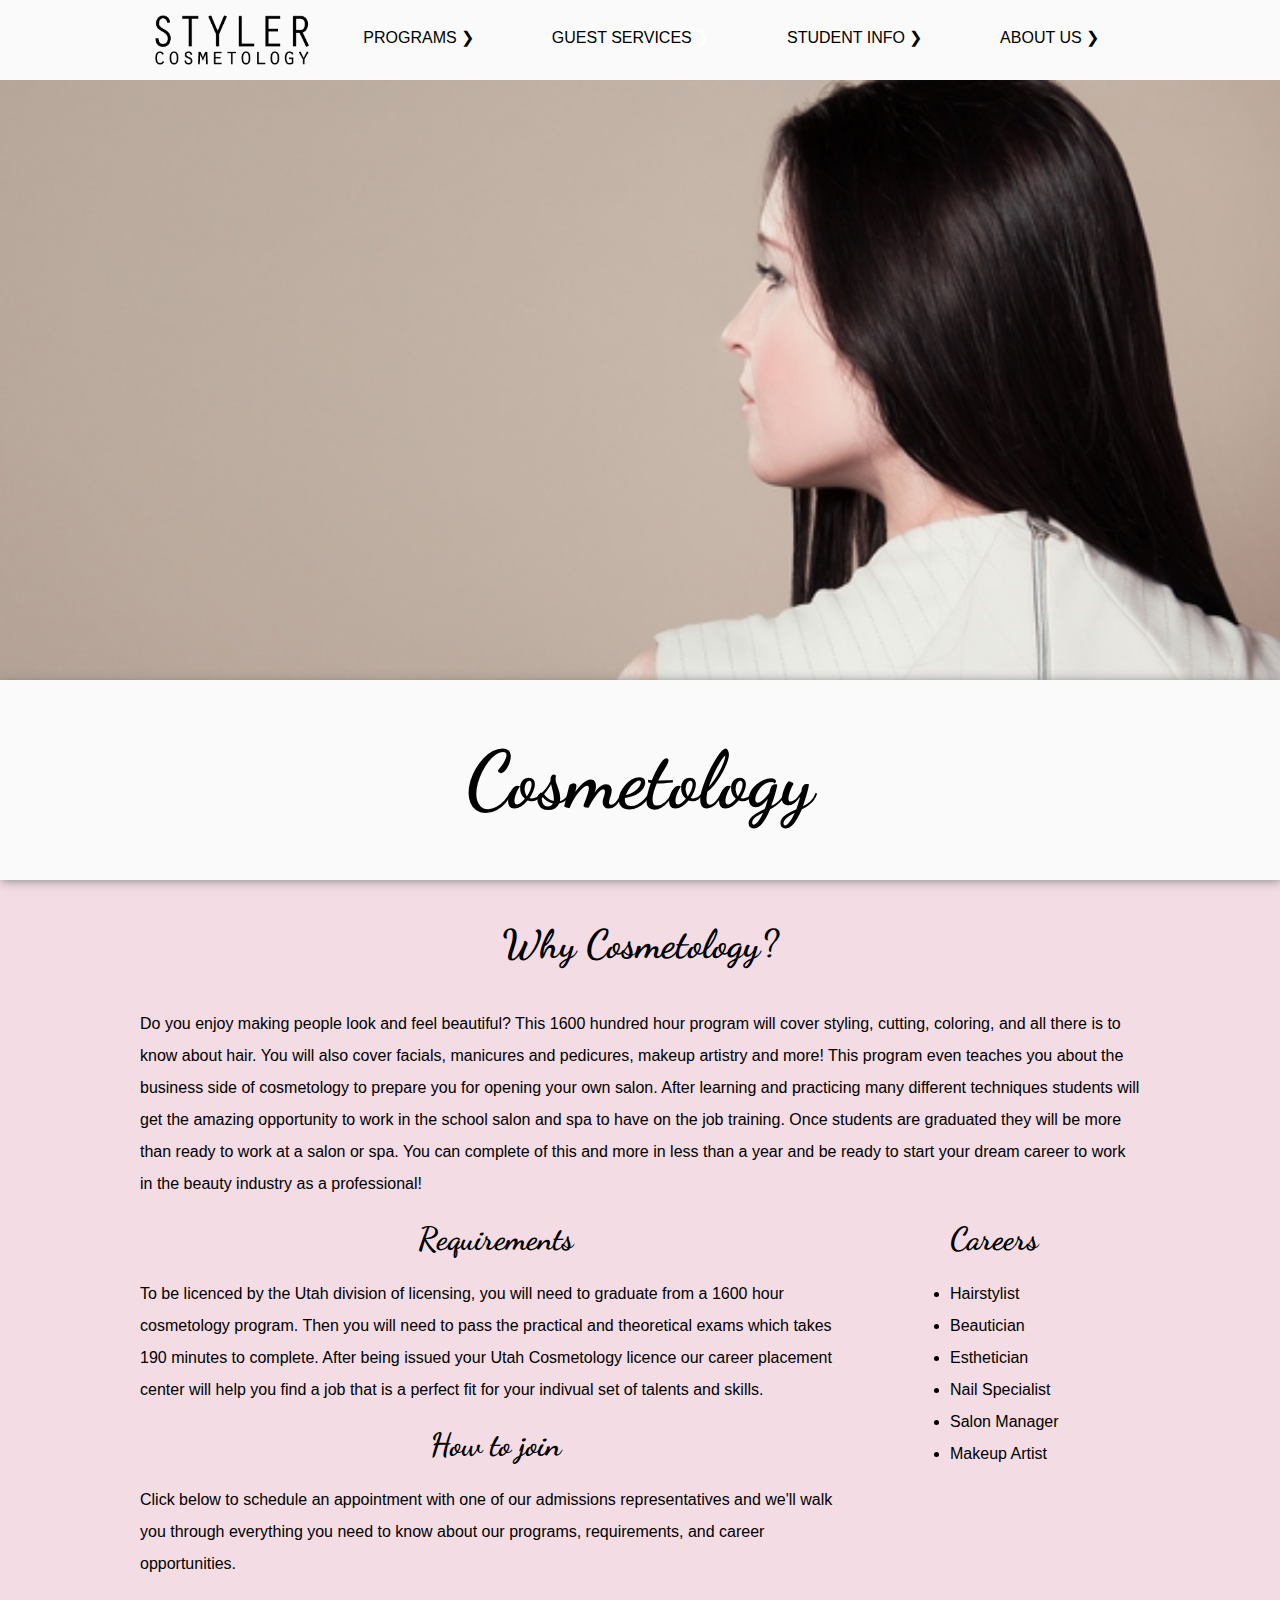
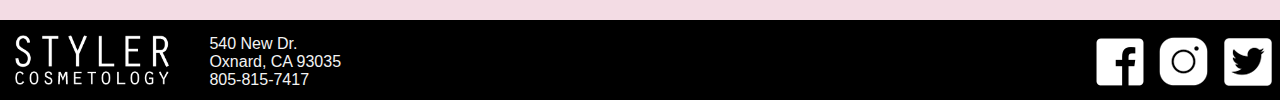
<file: program_cosmetology.html>
<!DOCTYPE html>
<html lang="en">

<head>
  <meta charset="UTF-8">
  <meta name="viewport" content="width=device-width, initial-scale=1.0">
  <meta http-equiv="X-UA-Compatible" content="ie=edge">
  <link href="style.css" rel="stylesheet" type="text/css">
  <link href="https://fonts.googleapis.com/css?family=Dancing+Script" rel="stylesheet">
  <link rel="stylesheet" href="animate.css">
  <link rel="icon" type="image/png" href="images/favicon.ico">
  <title>Home</title>
</head>

<body>
  <div class="grid">
    <div class="navback"></div>
    <nav>

      <div class="desktop">
        <a href="index.html"><img src="images/logo.png" alt="logo" class="logo"></a>
        <ul>
          <li>
            <a href="programs.html">Programs &#10095;</a>
            <div class="normaldrop">
              <a href="program_cosmetology.html">Cosmetology</a>
              <a href="program_barbering.html">Barbering</a>
              <a href="program_mkartistry.html">Makeup Artistry</a>
              <a href="program_esthetics.html">Esthetics</a>
            </div>
          </li>
          <li><a href="guestservices.html">Guest Services <span class="hidearrow">&#10095;</span></a></li>
          <li><a href="studentinfo.html">Student Info &#10095;</a>
            <div class="normaldrop">
              <a href="si_finaid.html">Financial Aid</a>
              <a href="si_calendar.html">Calendar</a>
            </div>
          </li>
          <li><a href="aboutus.html">About Us &#10095;</a>
            <div class="normaldrop">
              <a href="about_locations.html">Locations</a>
              <a href="about_gallery.html">Gallery</a>
            </div>
          </li>
        </ul>
      </div>
      <div class="mobile">
        <a href="index.html"><img src="images/logo.png" alt="logo" class="logo"></a>
        <button onclick="toggleHammenu()" class="hambutton"><img src="images/ham.png" alt="dropdown" class="hammenu"></button>
        <ul id="hammenu" class="menuhide">
          <li>
            <a href="programs.html">Programs</a><button onclick="toggleProgram()" class="mob_button">&#10095;</button>
            <div id="mob_program" class=" mobiledrop menuhide">
              <a href="program_cosmetology.html">Cosmetology</a>
              <a href="program_barbering.html">Barbering</a>
              <a href="program_mkartistry.html">Makeup Artistry</a>
              <a href="program_esthetics.html">Esthetics</a>
            </div>
          </li>
          <li><a href="guestservices.html">Guest Services</a></li>
          <li><a href="studentinfo.html">Student Info</a><button onclick="toggleSi()" class="mob_button">&#10095;</button>
            <div id="mob_si" class="mobiledrop menuhide">
              <a href="si_finaid.html">Financial Aid</a>
              <a href="si_calendar.html">Calendar</a>
              </div>
          </li>
          <li><a href="aboutus.html">About Us</a><button onclick="toggleAbout()" class="mob_button">&#10095;</button>
            <div id="mob_about" class="mobiledrop menuhide">
              <a href="about_locations.html">Locations</a>
              <a href="about_gallery.html">Gallery</a>
            </div>
          </li>
        </ul>
      </div>
    </nav>
    <div class="hero_cosmotology desktop"></div>


    <div class="header">
      <h1>Cosmetology</h1>
    </div>
    <div class="program_about">
      <h3>Why Cosmetology?</h3>
      <p>Do you enjoy making people look and feel beautiful? This 1600 hundred hour program will cover styling, cutting, coloring, and all there is to know about hair. You will also cover facials, manicures and pedicures, makeup artistry and more! This program even teaches you about the business side of cosmetology to prepare you for opening your own salon. After learning and practicing many different techniques students will get the amazing opportunity to work in the school salon and spa to have on the job training. Once students are graduated they will be more than ready to work at a salon or spa. You can complete of this and more in less than a year and be ready to start your dream career to work in the beauty industry as a professional!</p>
    </div>
    <div class="program_requirements">
      <div class="program_req_left">
        <h4>Requirements</h4><p>To be licenced by the Utah division of licensing, you will need to graduate from a 1600 hour cosmetology program. Then you will need to pass the practical and theoretical exams which takes 190 minutes to complete. After being issued your Utah Cosmetology licence our career placement center will help you find a job that is a perfect fit for your indivual set of talents and skills.</p>
        <h4>How to join</h4>
        <p>Click below to schedule an appointment with one of our admissions representatives and we'll walk you through everything you need to know about our programs, requirements, and career opportunities.</p>
      </div>
      <div class="program_req_right">
        <h4>Careers</h4>
        <ul>
          <li>Hairstylist</li>
          <li>Beautician</li>
          <li>Esthetician</li>
          <li>Nail Specialist</li>
          <li>Salon Manager</li>
          <li> Makeup Artist</li>
        </ul>
      </div>
    </div>

    <footer>
      <a href="http://twitter.com" target="_blank"><img src="images/twitterwhite.png" alt="twitter" class="socialmediafooter"></a>
      <a href="http://instagram.com" target="_blank"><img src="images/instagramwhite.png" alt="instagram" class="socialmediafooter"></a>
      <a href="http://facebook.com" target="_blank"><img src="images/facebookwhite.png" alt="facebook" class="socialmediafooter"></a>
      <a href="index.html"><img src="images/logowhite.png" alt="logo" class="logo footerlogo"></a>
      <div class="address">
        <p>540 New Dr.</p>
        <p>Oxnard, CA 93035</p>
        <p>805-815-7417</p>
      </div>
    </footer>
  </div>
  <script src="MyScript.js"></script>
</body>

</html>
</file>
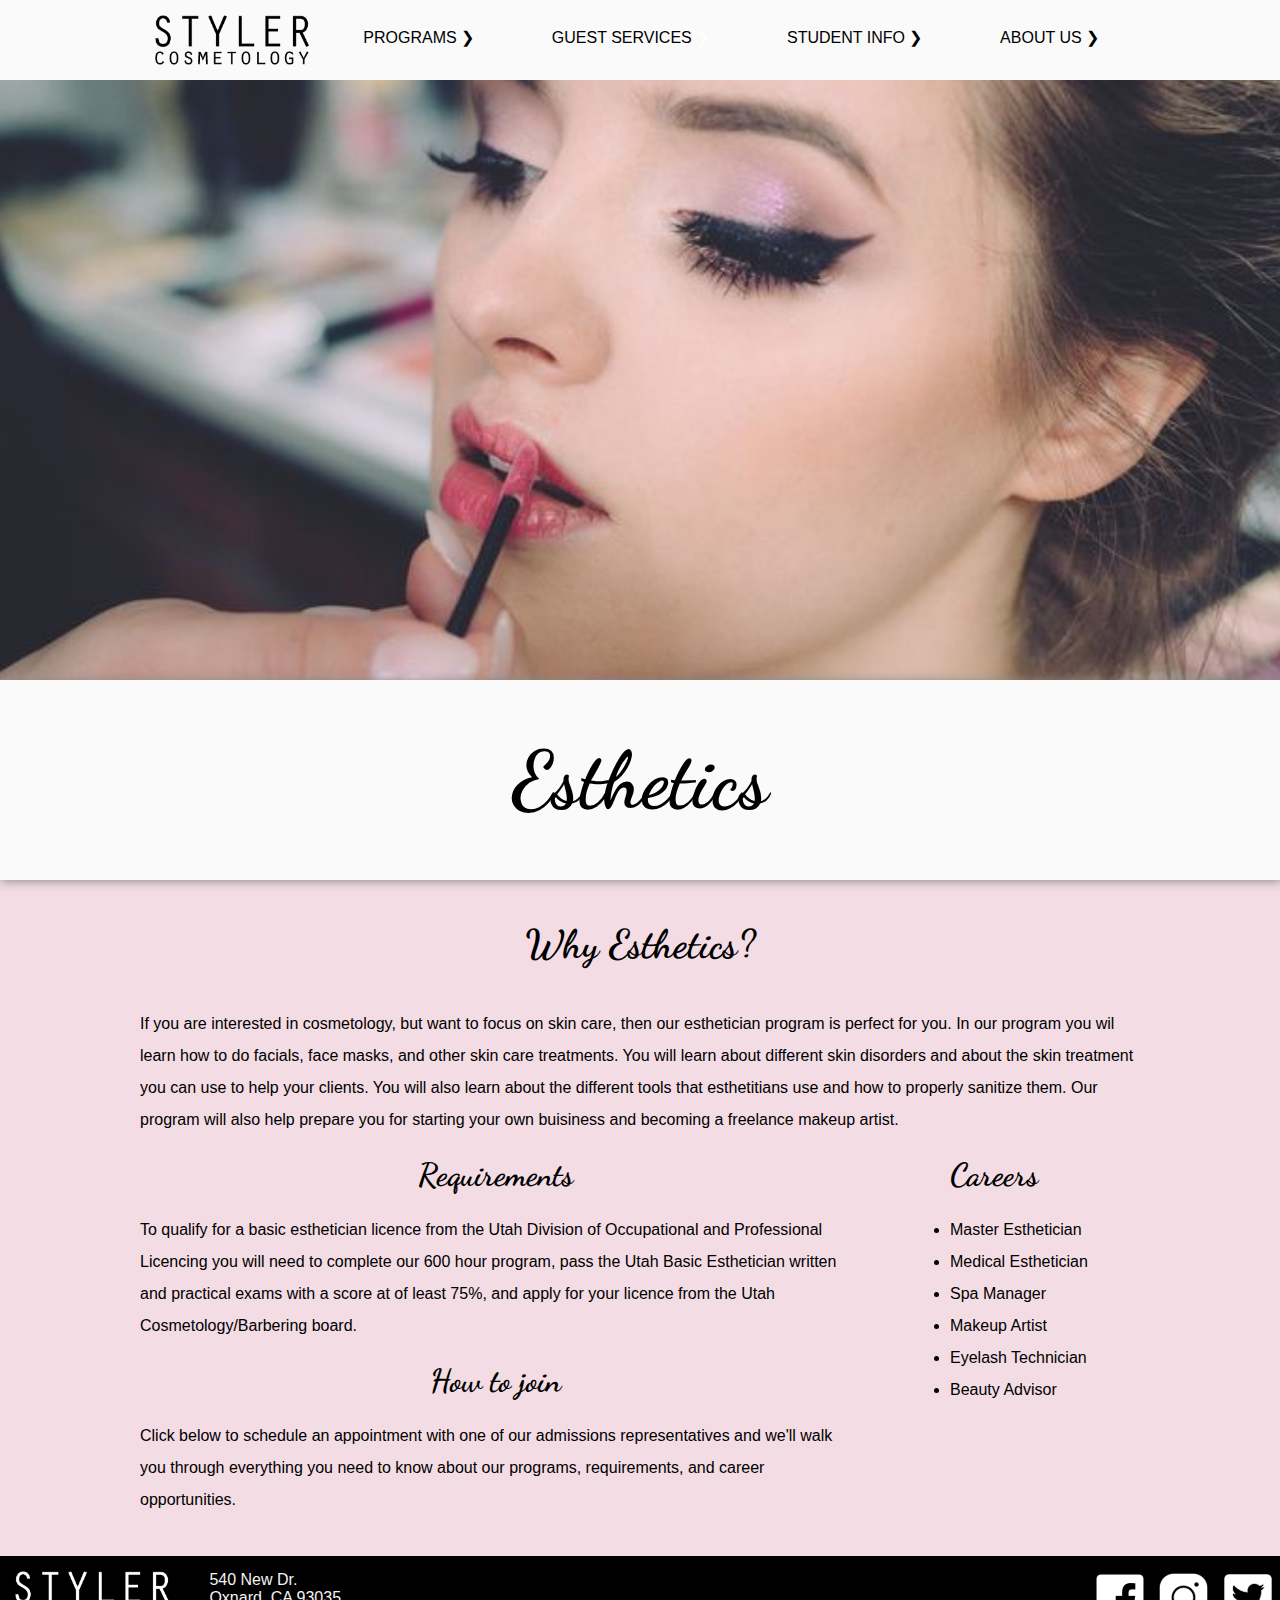
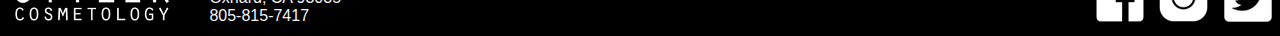
<file: program_esthetics.html>
<!DOCTYPE html>
<html lang="en">

<head>
  <meta charset="UTF-8">
  <meta name="viewport" content="width=device-width, initial-scale=1.0">
  <meta http-equiv="X-UA-Compatible" content="ie=edge">
  <link href="style.css" rel="stylesheet" type="text/css">
  <link href="https://fonts.googleapis.com/css?family=Dancing+Script" rel="stylesheet">
  <link rel="stylesheet" href="animate.css">
  <link rel="icon" type="image/png" href="images/favicon.ico">
  <title>Home</title>
</head>

<body>
  <div class="grid">
    <div class="navback"></div>
    <nav>

      <div class="desktop">
        <a href="index.html"><img src="images/logo.png" alt="logo" class="logo"></a>
        <ul>
          <li>
            <a href="programs.html">Programs &#10095;</a>
            <div class="normaldrop">
              <a href="program_cosmetology.html">Cosmetology</a>
              <a href="program_barbering.html">Barbering</a>
              <a href="program_mkartistry.html">Makeup Artistry</a>
              <a href="program_esthetics.html">Esthetics</a>
            </div>
          </li>
          <li><a href="guestservices.html">Guest Services <span class="hidearrow">&#10095;</span></a></li>
          <li><a href="studentinfo.html">Student Info &#10095;</a>
            <div class="normaldrop">
              <a href="si_finaid.html">Financial Aid</a>
              <a href="si_calendar.html">Calendar</a>
            </div>
          </li>
          <li><a href="aboutus.html">About Us &#10095;</a>
            <div class="normaldrop">
              <a href="about_locations.html">Locations</a>
              <a href="about_gallery.html">Gallery</a>
            </div>
          </li>
        </ul>
      </div>
      <div class="mobile">
        <a href="index.html"><img src="images/logo.png" alt="logo" class="logo"></a>
        <button onclick="toggleHammenu()" class="hambutton"><img src="images/ham.png" alt="dropdown" class="hammenu"></button>
        <ul id="hammenu" class="menuhide">
          <li>
            <a href="programs.html">Programs</a><button onclick="toggleProgram()" class="mob_button">&#10095;</button>
            <div id="mob_program" class=" mobiledrop menuhide">
              <a href="program_cosmetology.html">Cosmetology</a>
              <a href="program_barbering.html">Barbering</a>
              <a href="program_mkartistry.html">Makeup Artistry</a>
              <a href="program_esthetics.html">Esthetics</a>
            </div>
          </li>
          <li><a href="guestservices.html">Guest Services</a></li>
          <li><a href="studentinfo.html">Student Info</a><button onclick="toggleSi()" class="mob_button">&#10095;</button>
            <div id="mob_si" class="mobiledrop menuhide">
              <a href="si_finaid.html">Financial Aid</a>
              <a href="si_calendar.html">Calendar</a>
              </div>
          </li>
          <li><a href="aboutus.html">About Us</a><button onclick="toggleAbout()" class="mob_button">&#10095;</button>
            <div id="mob_about" class="mobiledrop menuhide">
              <a href="about_locations.html">Locations</a>
              <a href="about_gallery.html">Gallery</a>
            </div>
          </li>
        </ul>
      </div>
    </nav>
    <div class="hero_esthetics desktop"></div>


    <div class="header">
      <h1>Esthetics</h1>
    </div>
    <div class="program_about">
      <h3>Why Esthetics?</h3>
      <p>If you are interested in cosmetology, but want to focus on skin care, then our esthetician program is perfect for you. In our program you wil learn how to do facials, face masks, and other skin care treatments. You will learn about different skin disorders and about the skin treatment you can use to help your clients. You will also learn about the different tools that esthetitians use and how to properly sanitize them. Our program will also help prepare you for starting your own buisiness and becoming a freelance makeup artist.  </p>
    </div>
    <div class="program_requirements">
      <div class="program_req_left">
        <h4>Requirements</h4>
        <p>To qualify for a basic esthetician licence from the Utah Division of Occupational and Professional Licencing you will need to complete our 600 hour program, pass the Utah Basic Esthetician written and practical exams with a score at  of least 75%, and apply for your licence from the Utah Cosmetology/Barbering board.</p>
        <h4>How to join</h4>
        <p>Click below to schedule an appointment with one of our admissions representatives and we'll walk you through everything you need to know about our programs, requirements, and career opportunities.</p>
      </div>
      <div class="program_req_right">
        <h4>Careers</h4>
        <ul>
          <li>Master Esthetician</li>
          <li>Medical Esthetician</li>
          <li>Spa Manager</li>
          <li>Makeup Artist</li>
          <li>Eyelash Technician</li>
          <li>Beauty Advisor</li>
        </ul>
      </div>
    </div>

    <footer>
      <a href="http://twitter.com" target="_blank"><img src="images/twitterwhite.png" alt="twitter" class="socialmediafooter"></a>
      <a href="http://instagram.com" target="_blank"><img src="images/instagramwhite.png" alt="instagram" class="socialmediafooter"></a>
      <a href="http://facebook.com" target="_blank"><img src="images/facebookwhite.png" alt="facebook" class="socialmediafooter"></a>
      <a href="index.html"><img src="images/logowhite.png" alt="logo" class="logo footerlogo"></a>
      <div class="address">
        <p>540 New Dr.</p>
        <p>Oxnard, CA 93035</p>
        <p>805-815-7417</p>
      </div>
    </footer>
  </div>
  <script src="MyScript.js"></script>
</body>

</html>
</file>
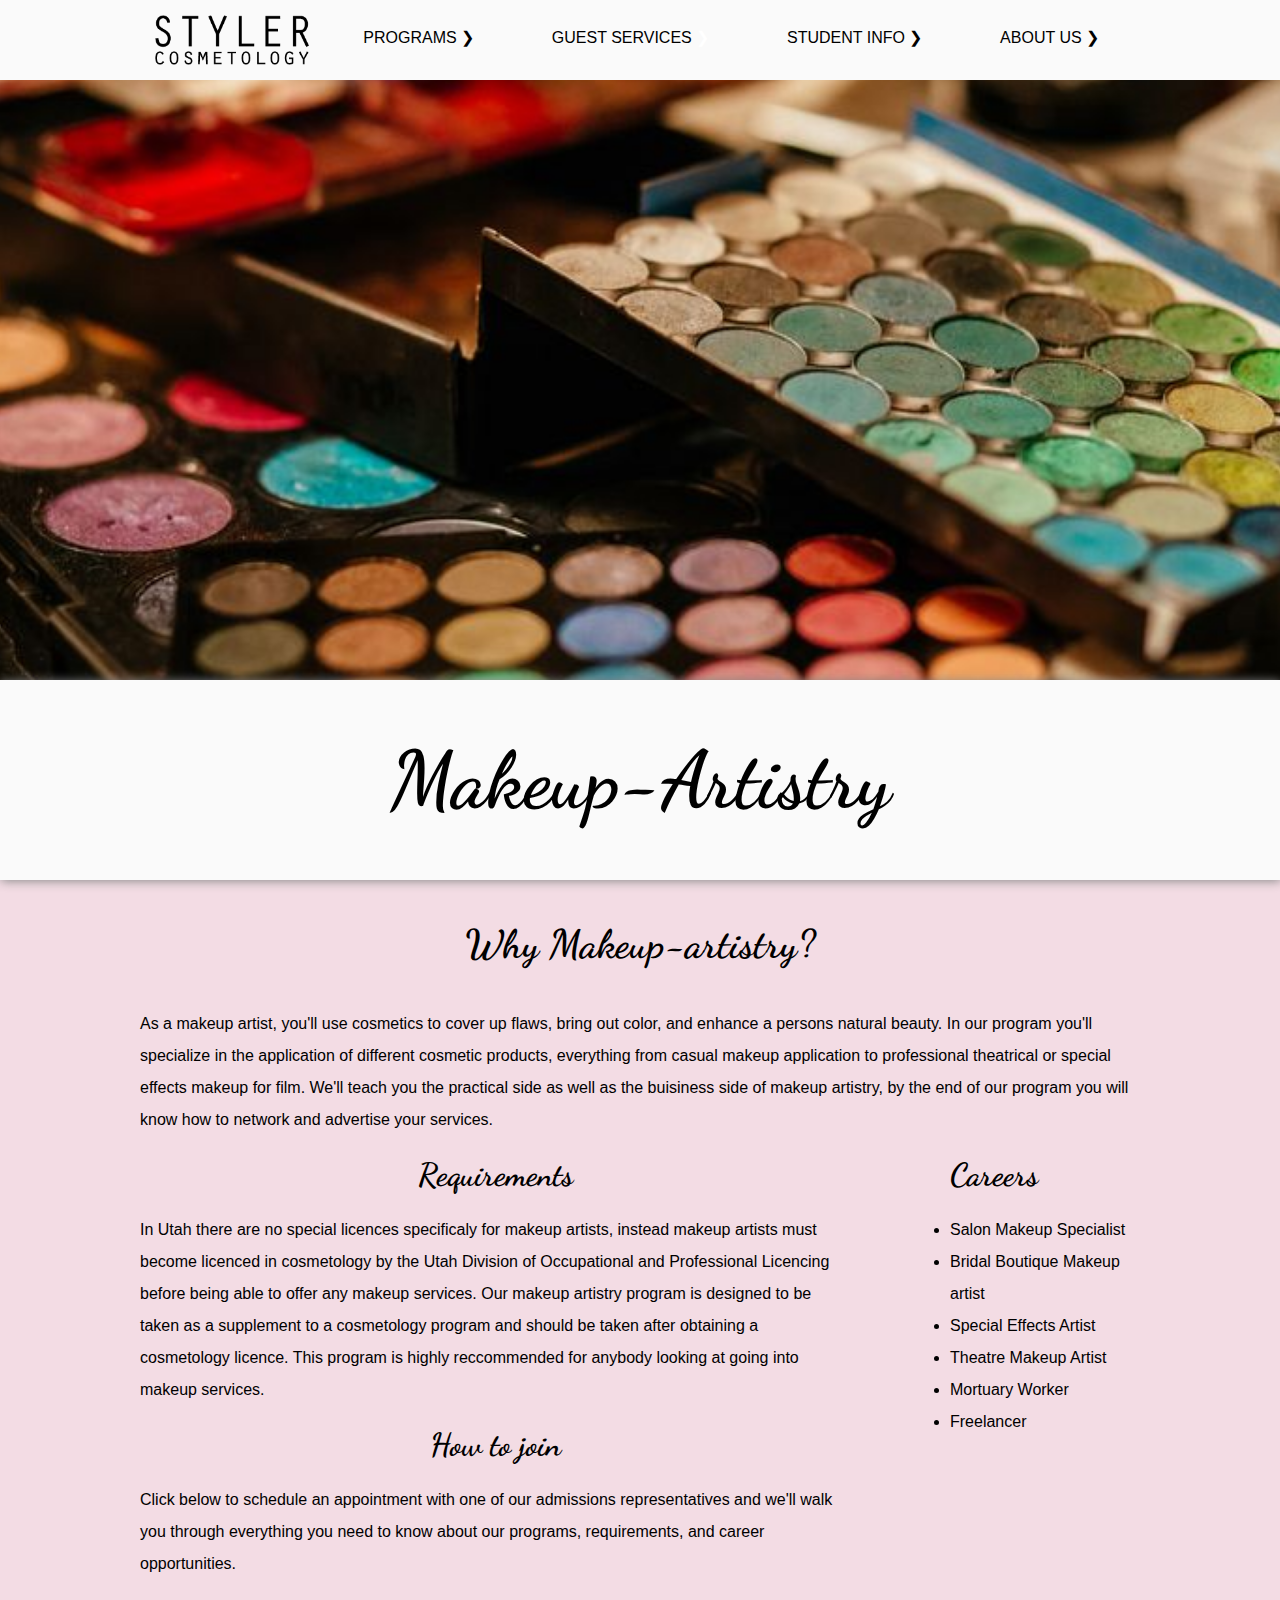
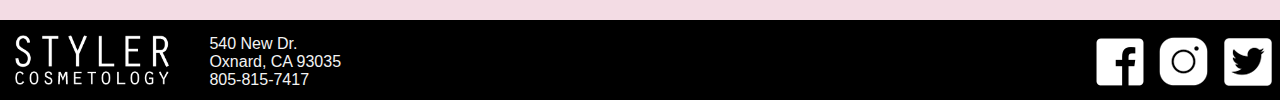
<file: program_mkartistry.html>
<!DOCTYPE html>
<html lang="en">

<head>
  <meta charset="UTF-8">
  <meta name="viewport" content="width=device-width, initial-scale=1.0">
  <meta http-equiv="X-UA-Compatible" content="ie=edge">
  <link href="style.css" rel="stylesheet" type="text/css">
  <link href="https://fonts.googleapis.com/css?family=Dancing+Script" rel="stylesheet">
  <link rel="stylesheet" href="animate.css">
  <link rel="icon" type="image/png" href="images/favicon.ico">
  <title>Home</title>
</head>

<body>
  <div class="grid">
    <div class="navback"></div>
    <nav>

      <div class="desktop">
        <a href="index.html"><img src="images/logo.png" alt="logo" class="logo"></a>
        <ul>
          <li>
            <a href="programs.html">Programs &#10095;</a>
            <div class="normaldrop">
              <a href="program_cosmetology.html">Cosmetology</a>
              <a href="program_barbering.html">Barbering</a>
              <a href="program_mkartistry.html">Makeup Artistry</a>
              <a href="program_esthetics.html">Esthetics</a>
            </div>
          </li>
          <li><a href="guestservices.html">Guest Services <span class="hidearrow">&#10095;</span></a></li>
          <li><a href="studentinfo.html">Student Info &#10095;</a>
            <div class="normaldrop">
              <a href="si_finaid.html">Financial Aid</a>
              <a href="si_calendar.html">Calendar</a>
            </div>
          </li>
          <li><a href="aboutus.html">About Us &#10095;</a>
            <div class="normaldrop">
              <a href="about_locations.html">Locations</a>
              <a href="about_gallery.html">Gallery</a>
            </div>
          </li>
        </ul>
      </div>
      <div class="mobile">
        <a href="index.html"><img src="images/logo.png" alt="logo" class="logo"></a>
        <button onclick="toggleHammenu()" class="hambutton"><img src="images/ham.png" alt="dropdown" class="hammenu"></button>
        <ul id="hammenu" class="menuhide">
          <li>
            <a href="programs.html">Programs</a><button onclick="toggleProgram()" class="mob_button">&#10095;</button>
            <div id="mob_program" class=" mobiledrop menuhide">
              <a href="program_cosmetology.html">Cosmetology</a>
              <a href="program_barbering.html">Barbering</a>
              <a href="program_mkartistry.html">Makeup Artistry</a>
              <a href="program_esthetics.html">Esthetics</a>
            </div>
          </li>
          <li><a href="guestservices.html">Guest Services</a></li>
          <li><a href="studentinfo.html">Student Info</a><button onclick="toggleSi()" class="mob_button">&#10095;</button>
            <div id="mob_si" class="mobiledrop menuhide">
              <a href="si_finaid.html">Financial Aid</a>
              <a href="si_calendar.html">Calendar</a>
              </div>
          </li>
          <li><a href="aboutus.html">About Us</a><button onclick="toggleAbout()" class="mob_button">&#10095;</button>
            <div id="mob_about" class="mobiledrop menuhide">
              <a href="about_locations.html">Locations</a>
              <a href="about_gallery.html">Gallery</a>
            </div>
          </li>
        </ul>
      </div>
    </nav>
    <div class="hero_mkartistry desktop"></div>


    <div class="header">
      <h1>Makeup-Artistry</h1>
    </div>
    <div class="program_about">
      <h3>Why Makeup-artistry?</h3>
      <p>As a makeup artist, you'll use cosmetics to cover up flaws, bring out color, and enhance a persons natural beauty. In our program you'll specialize in the application of different cosmetic products, everything from casual makeup application to professional theatrical or special effects makeup for film. We'll teach you the practical side as well as the buisiness side of makeup artistry, by the end of our program you will know how to network and advertise your services. </p>
    </div>
    <div class="program_requirements">
      <div class="program_req_left">
        <h4>Requirements</h4> <p>In Utah there are no special licences specificaly for makeup artists, instead makeup artists must  become licenced in cosmetology by the Utah Division of Occupational and Professional Licencing before being able to offer any makeup services. Our makeup artistry program is designed to be taken as a supplement to a cosmetology program and should be taken after obtaining a cosmetology licence. This program is highly reccommended for anybody looking at going into makeup services.</p>
        <h4>How to join</h4>
        <p>Click below to schedule an appointment with one of our admissions representatives and we'll walk you through everything you need to know about our programs, requirements, and career opportunities.</p>
      </div>
      <div class="program_req_right">
        <h4>Careers</h4>
        <ul>
          <li>Salon Makeup Specialist</li>
          <li>Bridal Boutique Makeup artist</li>
          <li>Special Effects Artist</li>
          <li>Theatre Makeup Artist</li>
          <li>Mortuary Worker</li>
          <li>Freelancer</li>
        </ul>
      </div>
    </div>

    <footer>
      <a href="http://twitter.com" target="_blank"><img src="images/twitterwhite.png" alt="twitter" class="socialmediafooter"></a>
      <a href="http://instagram.com" target="_blank"><img src="images/instagramwhite.png" alt="instagram" class="socialmediafooter"></a>
      <a href="http://facebook.com" target="_blank"><img src="images/facebookwhite.png" alt="facebook" class="socialmediafooter"></a>
      <a href="index.html"><img src="images/logowhite.png" alt="logo" class="logo footerlogo"></a>
      <div class="address">
        <p>540 New Dr.</p>
        <p>Oxnard, CA 93035</p>
        <p>805-815-7417</p>
      </div>
    </footer>
  </div>
  <script src="MyScript.js"></script>
</body>

</html>
</file>
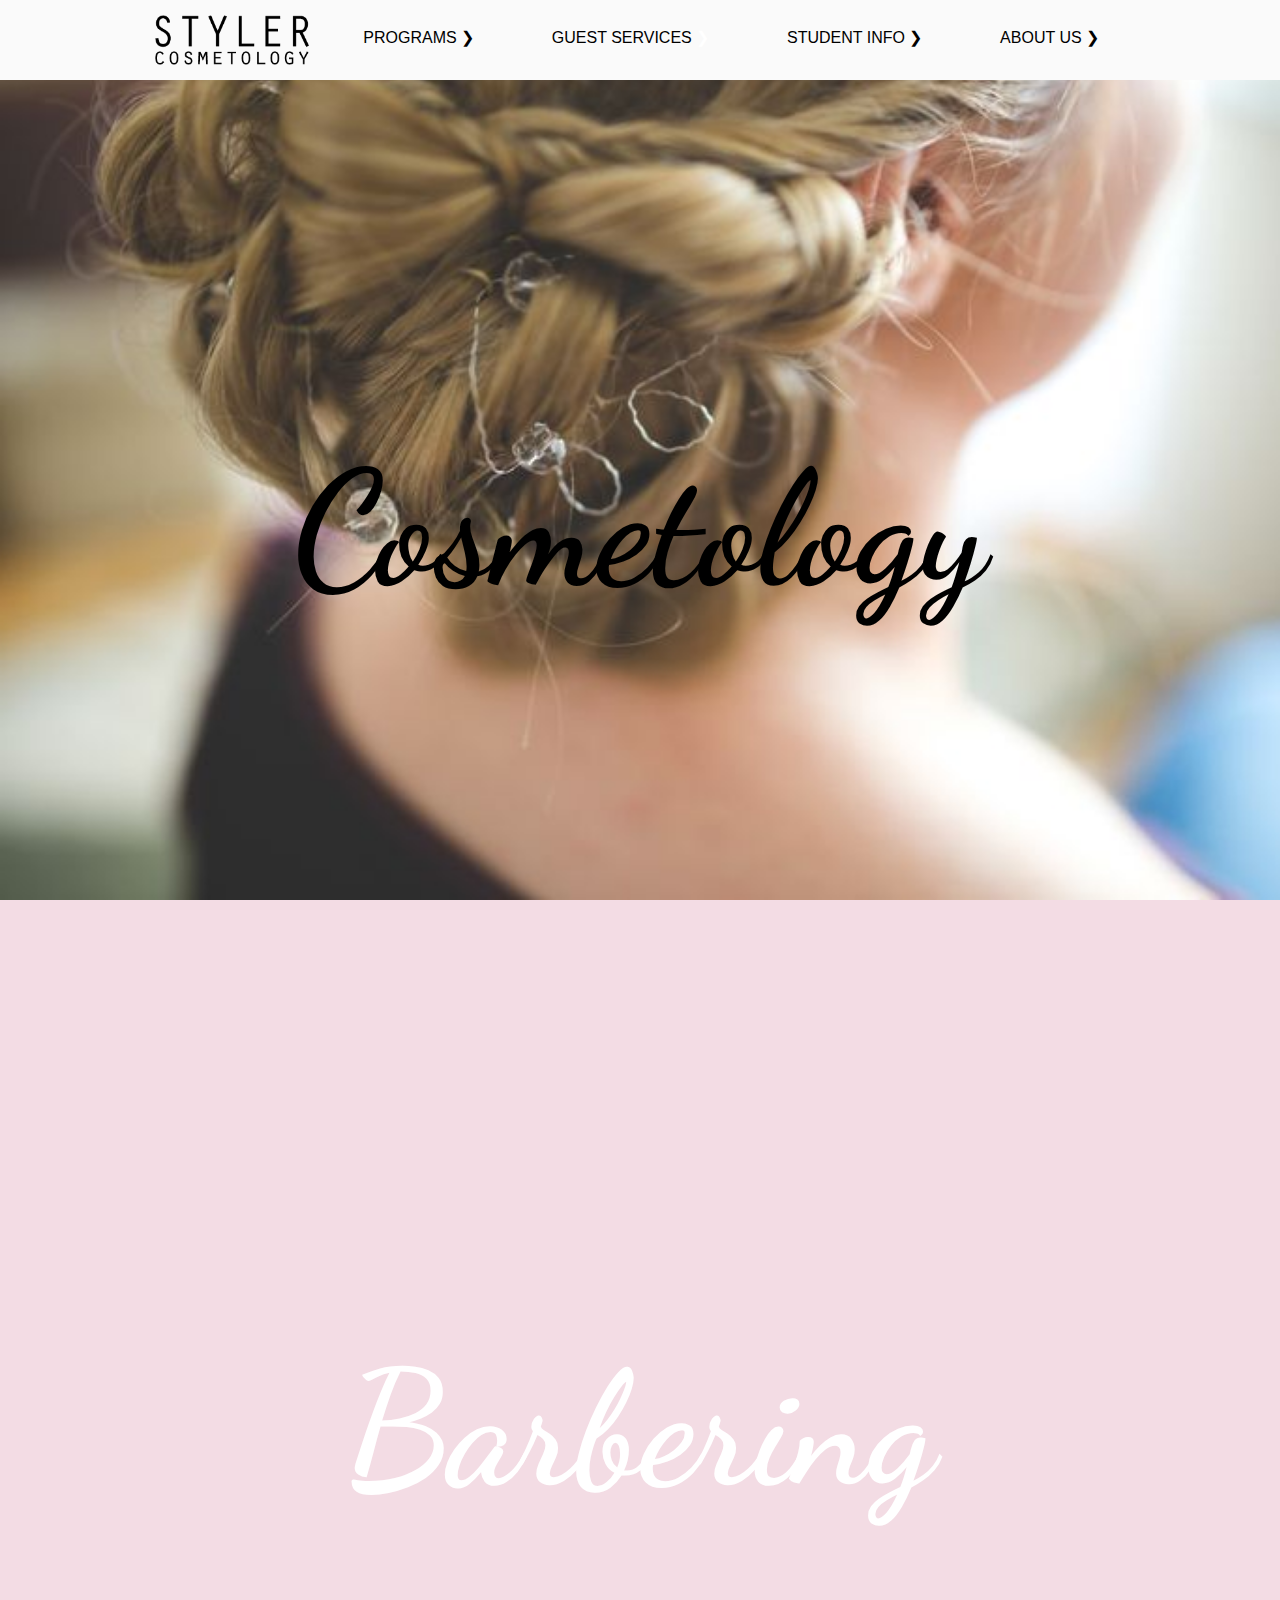
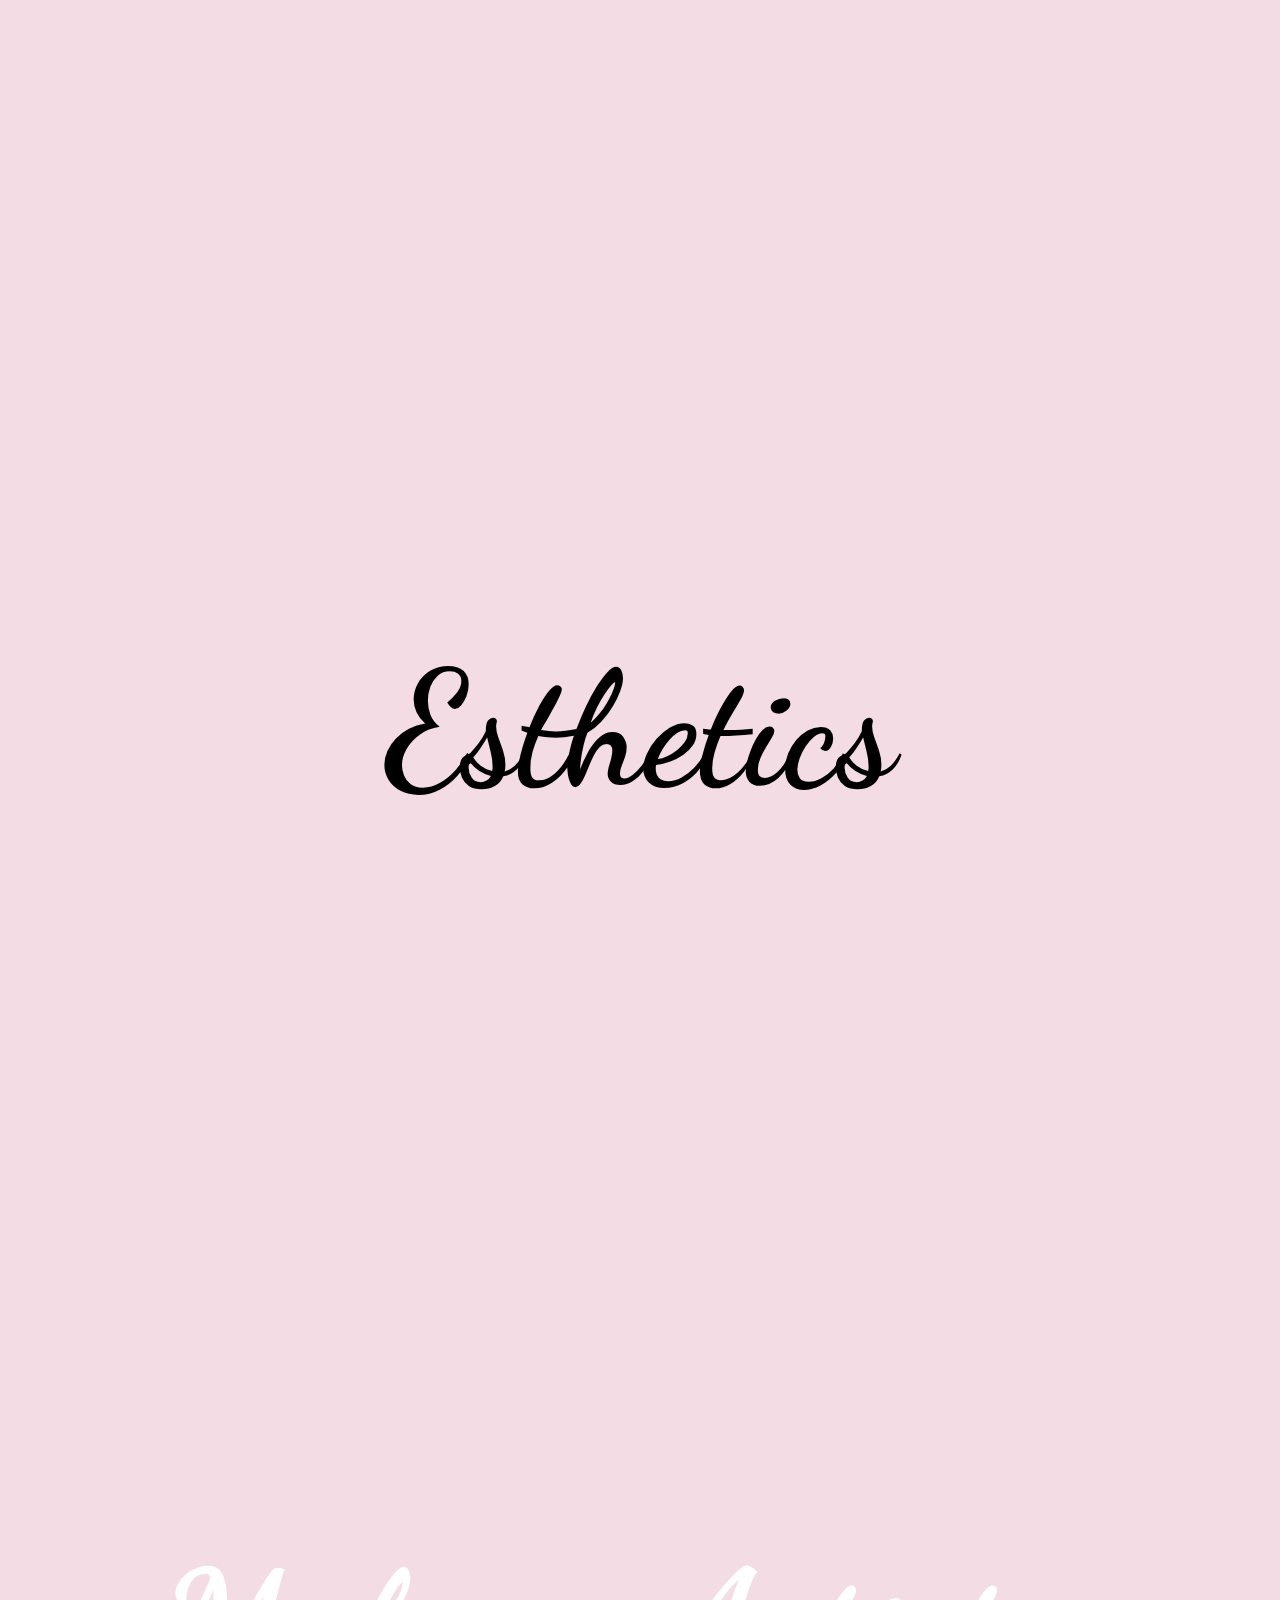
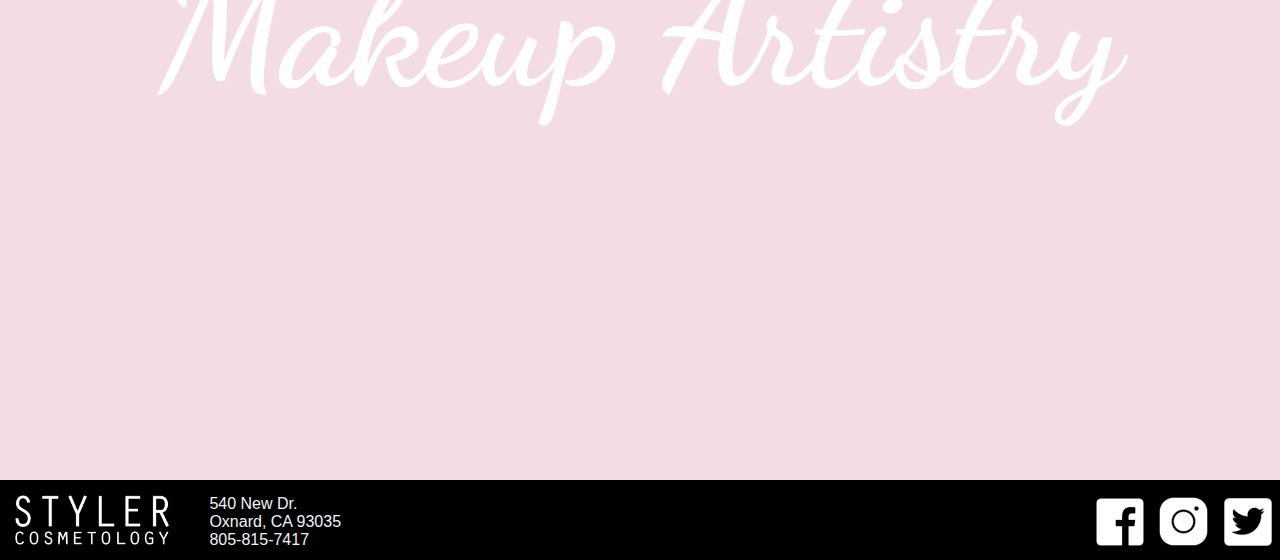
<file: programs.html>
<!DOCTYPE html>
<html lang="en">

<head>
  <meta charset="UTF-8">
  <meta name="viewport" content="width=device-width, initial-scale=1.0">
  <meta http-equiv="X-UA-Compatible" content="ie=edge">
  <link href="style.css" rel="stylesheet" type="text/css">
  <link href="https://fonts.googleapis.com/css?family=Dancing+Script" rel="stylesheet">
  <link rel="stylesheet" href="animate.css">
  <link rel="icon" type="image/png" href="images/favicon.ico">
  <title>Home</title>
</head>

<body>
  <div class="grid">
    <div class="navback"></div>
    <nav>

      <div class="desktop">
        <a href="index.html"><img src="images/logo.png" alt="logo" class="logo"></a>
        <ul>
          <li>
            <a href="programs.html">Programs &#10095;</a>
            <div class="normaldrop">
              <a href="program_cosmetology.html">Cosmetology</a>
              <a href="program_barbering.html">Barbering</a>
              <a href="program_mkartistry.html">Makeup Artistry</a>
              <a href="program_esthetics.html">Esthetics</a>
            </div>
          </li>
          <li><a href="guestservices.html">Guest Services <span class="hidearrow">&#10095;</span></a></li>
          <li><a href="studentinfo.html">Student Info &#10095;</a>
            <div class="normaldrop">
              <a href="si_finaid.html">Financial Aid</a>
              <a href="si_calendar.html">Calendar</a>
            </div>
          </li>
          <li><a href="aboutus.html">About Us &#10095;</a>
            <div class="normaldrop">
              <a href="about_locations.html">Locations</a>
              <a href="about_gallery.html">Gallery</a>
            </div>
          </li>
        </ul>
      </div>
      <div class="mobile">
        <a href="index.html"><img src="images/logo.png" alt="logo" class="logo"></a>
        <button onclick="toggleHammenu()" class="hambutton"><img src="images/ham.png" alt="dropdown" class="hammenu"></button>
        <ul id="hammenu" class="menuhide">
          <li>
            <a href="programs.html">Programs</a><button onclick="toggleProgram()" class="mob_button">&#10095;</button>
            <div id="mob_program" class=" mobiledrop menuhide">
              <a href="program_cosmetology.html">Cosmetology</a>
              <a href="program_barbering.html">Barbering</a>
              <a href="program_mkartistry.html">Makeup Artistry</a>
              <a href="program_esthetics.html">Esthetics</a>
            </div>
          </li>
          <li><a href="guestservices.html">Guest Services</a></li>
          <li><a href="studentinfo.html">Student Info</a><button onclick="toggleSi()" class="mob_button">&#10095;</button>
            <div id="mob_si" class="mobiledrop menuhide">
              <a href="si_finaid.html">Financial Aid</a>
              <a href="si_calendar.html">Calendar</a>
              </div>
          </li>
          <li><a href="aboutus.html">About Us</a><button onclick="toggleAbout()" class="mob_button">&#10095;</button>
            <div id="mob_about" class="mobiledrop menuhide">
              <a href="about_locations.html">Locations</a>
              <a href="about_gallery.html">Gallery</a>
            </div>
          </li>
        </ul>
      </div>
    </nav>
<div class="program_allblocks">
    <div class="program_block program_block_cosmotology"><a href="program_cosmetology.html"><h1>Cosmetology</h1></a></div>
    <div class="program_block program_block_barbering"><a href="program_barbering.html"><h1>Barbering</h1></a></div>
    <div class="program_block program_block_esthetics"><a href="program_esthetics.html"><h1>Esthetics</h1></a></div>
    <div class="program_block program_block_mkartistry"><a href="program_mkartistry.html"><h1>Makeup Artistry</h1></a></div>

  </div>
    <footer>
      <a href="http://twitter.com" target="_blank"><img src="images/twitterwhite.png" alt="twitter" class="socialmediafooter"></a>
      <a href="http://instagram.com" target="_blank"><img src="images/instagramwhite.png" alt="instagram" class="socialmediafooter"></a>
      <a href="http://facebook.com" target="_blank"><img src="images/facebookwhite.png" alt="facebook" class="socialmediafooter"></a>
      <a href="index.html"><img src="images/logowhite.png" alt="logo" class="logo footerlogo"></a>
      <div class="address">
        <p>540 New Dr.</p>
        <p>Oxnard, CA 93035
          <p>
            <p>805-815-7417</p>
      </div>
    </footer>
  </div>
  <script src="MyScript.js"></script>
</body>

</html>
</file>
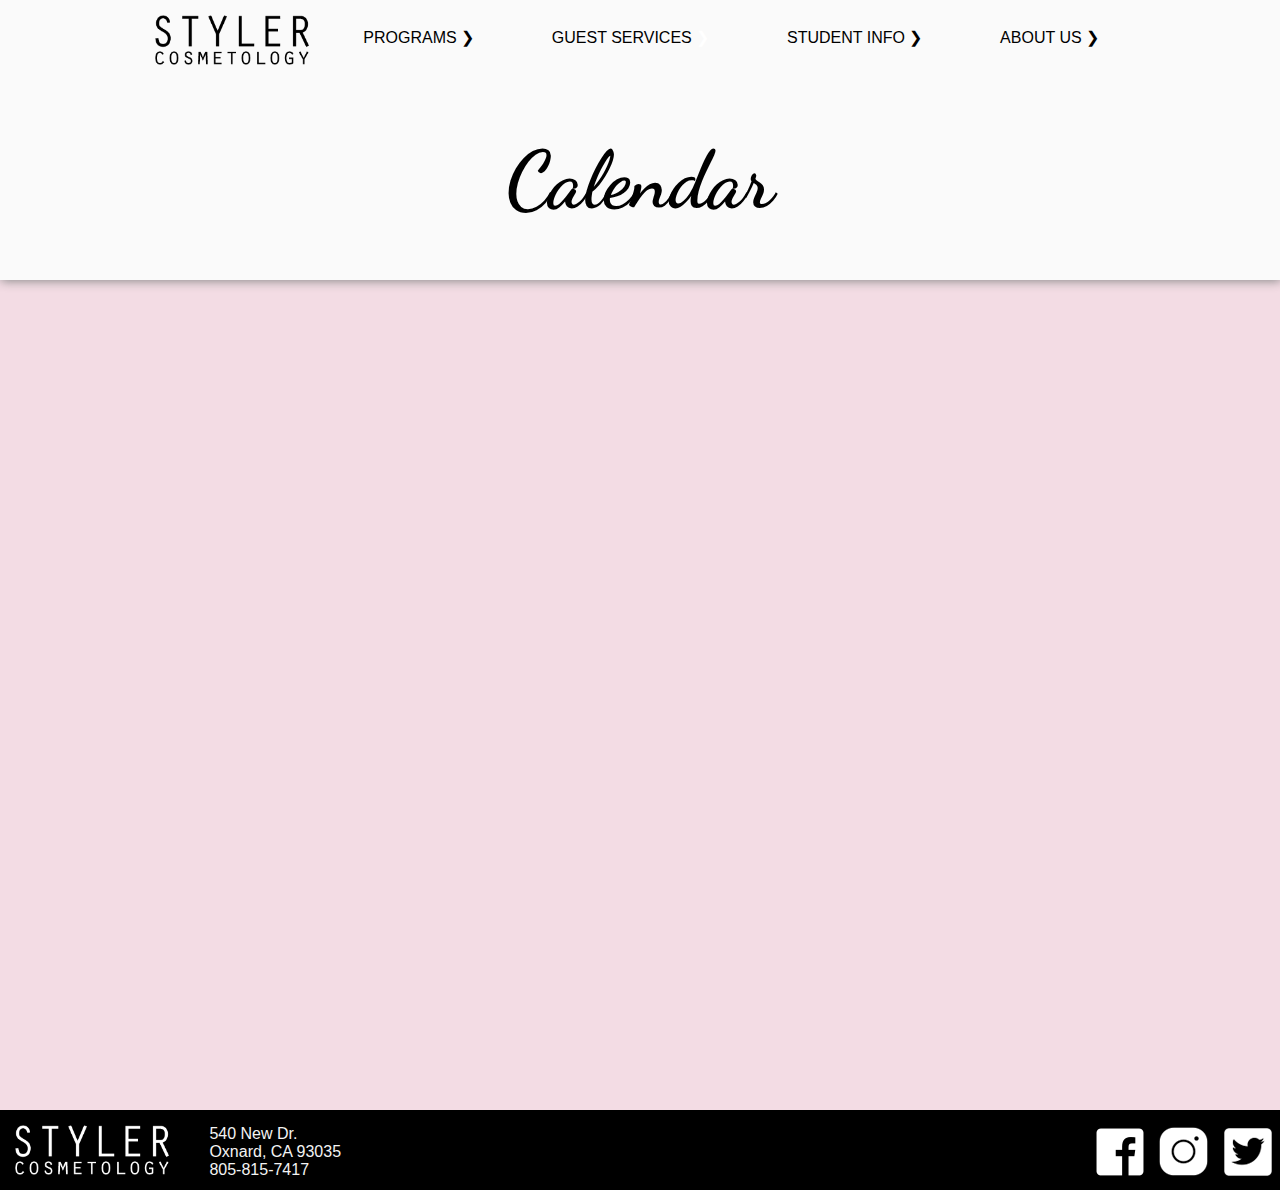
<file: si_calendar.html>
<!DOCTYPE html>
<html lang="en">

<head>
  <meta charset="UTF-8">
  <meta name="viewport" content="width=device-width, initial-scale=1.0">
  <meta http-equiv="X-UA-Compatible" content="ie=edge">
  <link href="style.css" rel="stylesheet" type="text/css">
  <link href="https://fonts.googleapis.com/css?family=Dancing+Script" rel="stylesheet">
  <link rel="stylesheet" href="animate.css">
  <link rel="icon" type="image/png" href="images/favicon.ico">
  <title>Home</title>
</head>

<body>
  <div class="grid">
    <div class="navback"></div>
    <nav>

      <div class="desktop">
        <a href="index.html"><img src="images/logo.png" alt="logo" class="logo"></a>
        <ul>
          <li>
            <a href="programs.html">Programs &#10095;</a>
            <div class="normaldrop">
              <a href="program_cosmetology.html">Cosmetology</a>
              <a href="program_barbering.html">Barbering</a>
              <a href="program_mkartistry.html">Makeup Artistry</a>
              <a href="program_esthetics.html">Esthetics</a>
            </div>
          </li>
          <li><a href="guestservices.html">Guest Services <span class="hidearrow">&#10095;</span></a></li>
          <li><a href="studentinfo.html">Student Info &#10095;</a>
            <div class="normaldrop">
              <a href="si_finaid.html">Financial Aid</a>
              <a href="si_calendar.html">Calendar</a>
            </div>
          </li>
          <li><a href="aboutus.html">About Us &#10095;</a>
            <div class="normaldrop">
              <a href="about_locations.html">Locations</a>
              <a href="about_gallery.html">Gallery</a>
            </div>
          </li>
        </ul>
      </div>
      <div class="mobile">
        <a href="index.html"><img src="images/logo.png" alt="logo" class="logo"></a>
        <button onclick="toggleHammenu()" class="hambutton"><img src="images/ham.png" alt="dropdown" class="hammenu"></button>
        <ul id="hammenu" class="menuhide">
          <li>
            <a href="programs.html">Programs</a><button onclick="toggleProgram()" class="mob_button">&#10095;</button>
            <div id="mob_program" class=" mobiledrop menuhide">
              <a href="program_cosmetology.html">Cosmetology</a>
              <a href="program_barbering.html">Barbering</a>
              <a href="program_mkartistry.html">Makeup Artistry</a>
              <a href="program_esthetics.html">Esthetics</a>
            </div>
          </li>
          <li><a href="guestservices.html">Guest Services</a></li>
          <li><a href="studentinfo.html">Student Info</a><button onclick="toggleSi()" class="mob_button">&#10095;</button>
            <div id="mob_si" class="mobiledrop menuhide">
              <a href="si_finaid.html">Financial Aid</a>
              <a href="si_calendar.html">Calendar</a>
              </div>
          </li>
          <li><a href="aboutus.html">About Us</a><button onclick="toggleAbout()" class="mob_button">&#10095;</button>
            <div id="mob_about" class="mobiledrop menuhide">
              <a href="about_locations.html">Locations</a>
              <a href="about_gallery.html">Gallery</a>
            </div>
          </li>
        </ul>
      </div>
    </nav>
    <div class="header">
      <h1>Calendar</h1>
    </div>
<div class="calendar bigcalendar desktop"><iframe src="https://calendar.google.com/calendar/embed?showTitle=0&amp;showNav=0&amp;showPrint=0&amp;showTabs=0&amp;showCalendars=0&amp;showTz=0&amp;height=750&amp;wkst=1&amp;bgcolor=%23FFFFFF&amp;src=en.usa%23holiday%40group.v.calendar.google.com&amp;color=%23e006c7&amp;ctz=America%2FDenver" style="border-width:0" width="100%" height="750" frameborder="0" scrolling="no"></iframe></div>
<div class="calendar bigcalendar mobile"><iframe src="https://calendar.google.com/calendar/embed?showTitle=0&amp;showNav=0&amp;showPrint=0&amp;showTabs=0&amp;showCalendars=0&amp;showTz=0&amp;mode=AGENDA&amp;height=400&amp;wkst=1&amp;bgcolor=%23FFFFFF&amp;src=en.usa%23holiday%40group.v.calendar.google.com&amp;color=%230F4B38&amp;ctz=America%2FDenver" style="border-width:0" width="500" height="400" frameborder="0" scrolling="no"></iframe></div>
    <footer>
      <a href="http://twitter.com" target="_blank"><img src="images/twitterwhite.png" alt="twitter" class="socialmediafooter"></a>
      <a href="http://instagram.com" target="_blank"><img src="images/instagramwhite.png" alt="instagram" class="socialmediafooter"></a>
      <a href="http://facebook.com" target="_blank"><img src="images/facebookwhite.png" alt="facebook" class="socialmediafooter"></a>
      <a href="index.html"><img src="images/logowhite.png" alt="logo" class="logo footerlogo"></a>
      <div class="address">
        <p>540 New Dr.</p>
        <p>Oxnard, CA 93035</p>
        <p>805-815-7417</p>
      </div>





    </footer>
  </div>
  <script src="MyScript.js"></script>
</body>

</html>
</file>
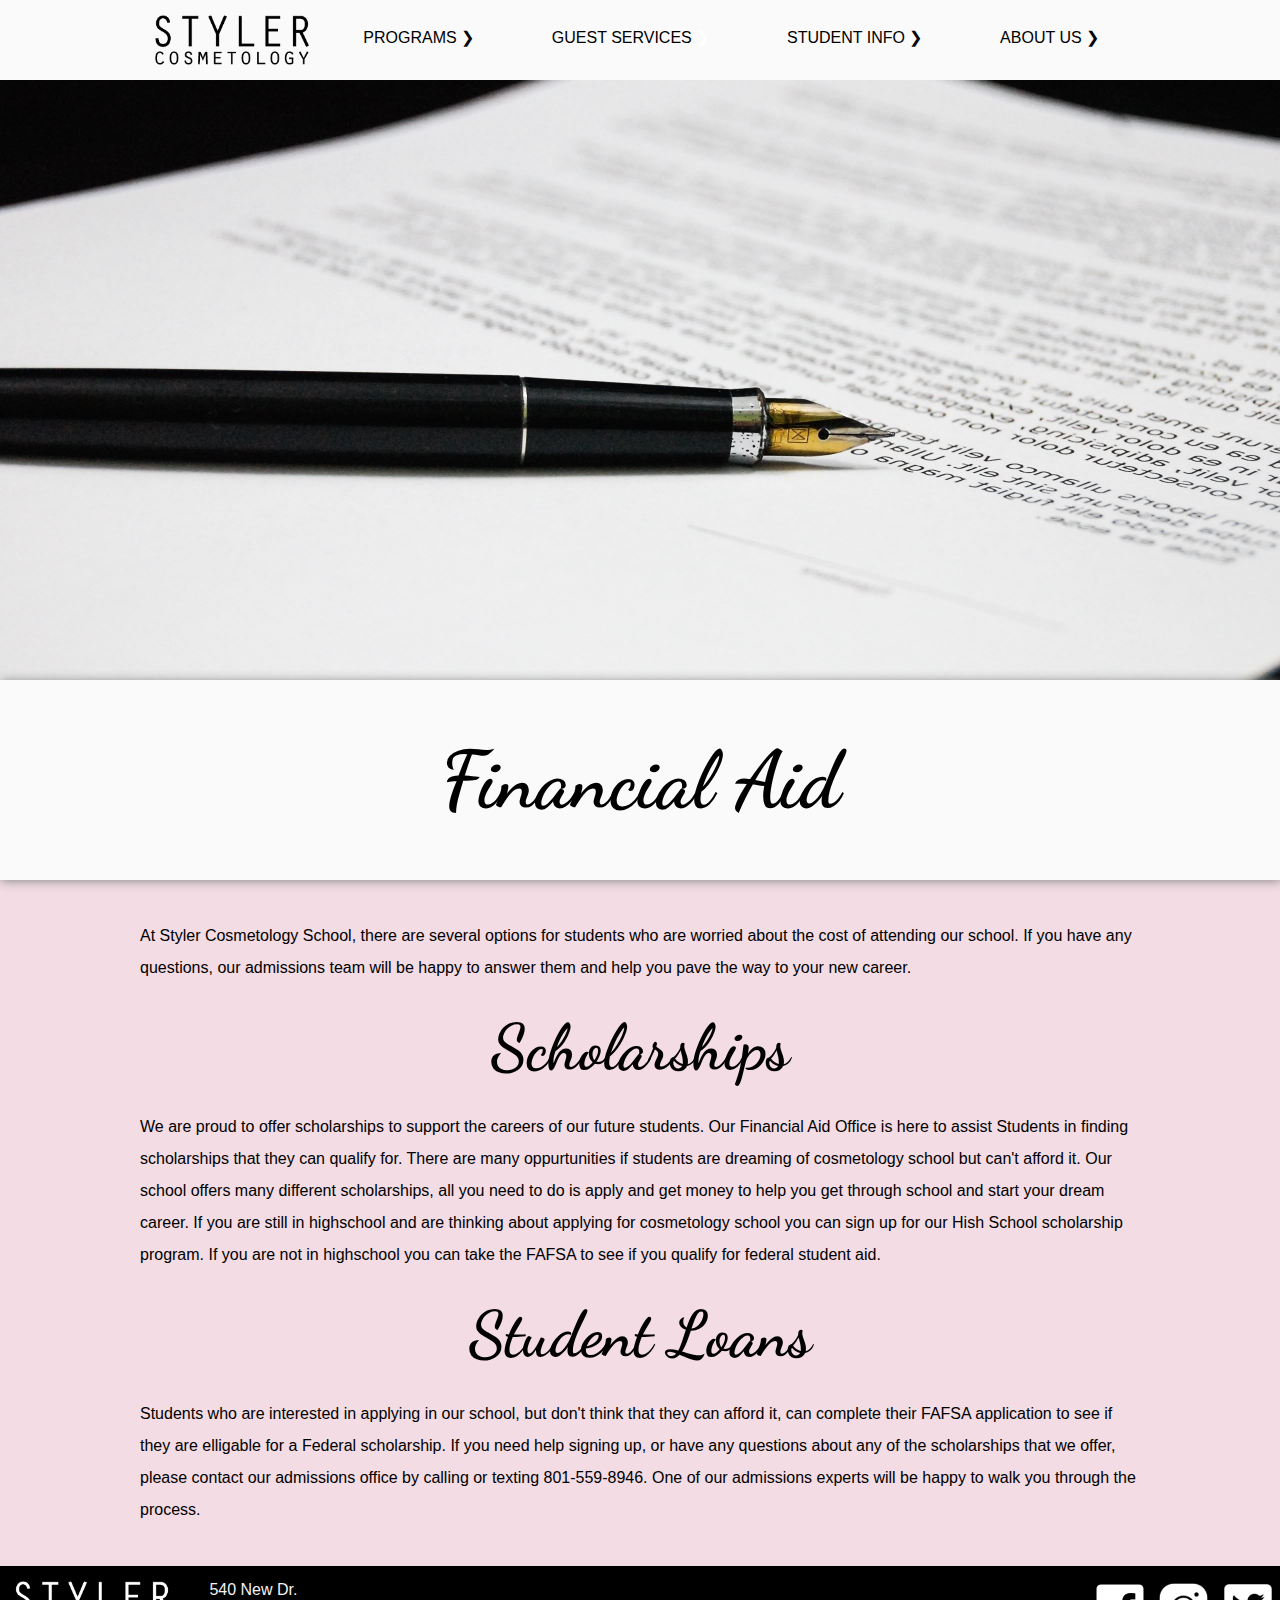
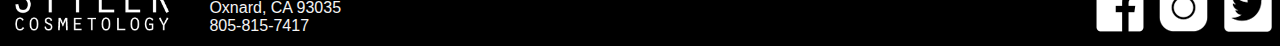
<file: si_finaid.html>
<!DOCTYPE html>
<html lang="en">

<head>
  <meta charset="UTF-8">
  <meta name="viewport" content="width=device-width, initial-scale=1.0">
  <meta http-equiv="X-UA-Compatible" content="ie=edge">
  <link href="style.css" rel="stylesheet" type="text/css">
  <link href="https://fonts.googleapis.com/css?family=Dancing+Script" rel="stylesheet">
  <link rel="stylesheet" href="animate.css">
  <link rel="icon" type="image/png" href="images/favicon.ico">
  <title>Home</title>
</head>

<body>
  <div class="grid">
    <div class="navback"></div>
    <nav>

      <div class="desktop">
        <a href="index.html"><img src="images/logo.png" alt="logo" class="logo"></a>
        <ul>
          <li>
            <a href="programs.html">Programs &#10095;</a>
            <div class="normaldrop">
              <a href="program_cosmetology.html">Cosmetology</a>
              <a href="program_barbering.html">Barbering</a>
              <a href="program_mkartistry.html">Makeup Artistry</a>
              <a href="program_esthetics.html">Esthetics</a>
            </div>
          </li>
          <li><a href="guestservices.html">Guest Services <span class="hidearrow">&#10095;</span></a></li>
          <li><a href="studentinfo.html">Student Info &#10095;</a>
            <div class="normaldrop">
              <a href="si_finaid.html">Financial Aid</a>
              <a href="si_calendar.html">Calendar</a>
            </div>
          </li>
          <li><a href="aboutus.html">About Us &#10095;</a>
            <div class="normaldrop">
              <a href="about_locations.html">Locations</a>
              <a href="about_gallery.html">Gallery</a>
            </div>
          </li>
        </ul>
      </div>
      <div class="mobile">
        <a href="index.html"><img src="images/logo.png" alt="logo" class="logo"></a>
        <button onclick="toggleHammenu()" class="hambutton"><img src="images/ham.png" alt="dropdown" class="hammenu"></button>
        <ul id="hammenu" class="menuhide">
          <li>
            <a href="programs.html">Programs</a><button onclick="toggleProgram()" class="mob_button">&#10095;</button>
            <div id="mob_program" class=" mobiledrop menuhide">
              <a href="program_cosmetology.html">Cosmetology</a>
              <a href="program_barbering.html">Barbering</a>
              <a href="program_mkartistry.html">Makeup Artistry</a>
              <a href="program_esthetics.html">Esthetics</a>
            </div>
          </li>
          <li><a href="guestservices.html">Guest Services</a></li>
          <li><a href="studentinfo.html">Student Info</a><button onclick="toggleSi()" class="mob_button">&#10095;</button>
            <div id="mob_si" class="mobiledrop menuhide">
              <a href="si_finaid.html">Financial Aid</a>
              <a href="si_calendar.html">Calendar</a>
              </div>
          </li>
          <li><a href="aboutus.html">About Us</a><button onclick="toggleAbout()" class="mob_button">&#10095;</button>
            <div id="mob_about" class="mobiledrop menuhide">
              <a href="about_locations.html">Locations</a>
              <a href="about_gallery.html">Gallery</a>
            </div>
          </li>
        </ul>
      </div>
    </nav>

    <div class="hero_finaid desktop"></div>

    <div class="header">
      <h1>Financial Aid</h1>
    </div>

    <div class="si">
      <p>At Styler Cosmetology School, there are several options for students who are worried about the cost of attending our school. If you have any questions, our admissions team will be happy to answer them and help you pave the way to your new career.</p>

      <h2>Scholarships</h2>
      <p>We are proud to offer scholarships to support the careers of our future students. Our Financial Aid Office is here to assist Students in finding scholarships that they can qualify for. There are many oppurtunities if students are dreaming of cosmetology
        school but can't afford it. Our school offers many different scholarships, all you need to do is apply and get money to help you get through school and start your dream career. If you are still in highschool and are thinking about applying for cosmetology school you can sign up for our Hish School scholarship program. If you are not in highschool you can take the FAFSA to see if you qualify for federal student aid.</p>

      <h2>Student Loans</h2>
      <p>Students who are interested in applying in our school, but don't think that they can afford it, can complete their FAFSA application to see if they are elligable for a Federal scholarship. If you need help signing up, or have any questions about any of the scholarships that we offer, please contact our admissions office by calling or texting 801-559-8946. One of our admissions experts will be happy to walk you through the process.</p>
    </div>

    <footer>
      <a href="http://twitter.com" target="_blank"><img src="images/twitterwhite.png" alt="twitter" class="socialmediafooter"></a>
      <a href="http://instagram.com" target="_blank"><img src="images/instagramwhite.png" alt="instagram" class="socialmediafooter"></a>
      <a href="http://facebook.com" target="_blank"><img src="images/facebookwhite.png" alt="facebook" class="socialmediafooter"></a>
      <a href="index.html"><img src="images/logowhite.png" alt="logo" class="logo footerlogo"></a>
      <div class="address">
        <p>540 New Dr.</p>
        <p>Oxnard, CA 93035</p>
        <p>805-815-7417</p>
      </div>





    </footer>
  </div>
  <script src="MyScript.js"></script>
</body>

</html>
</file>
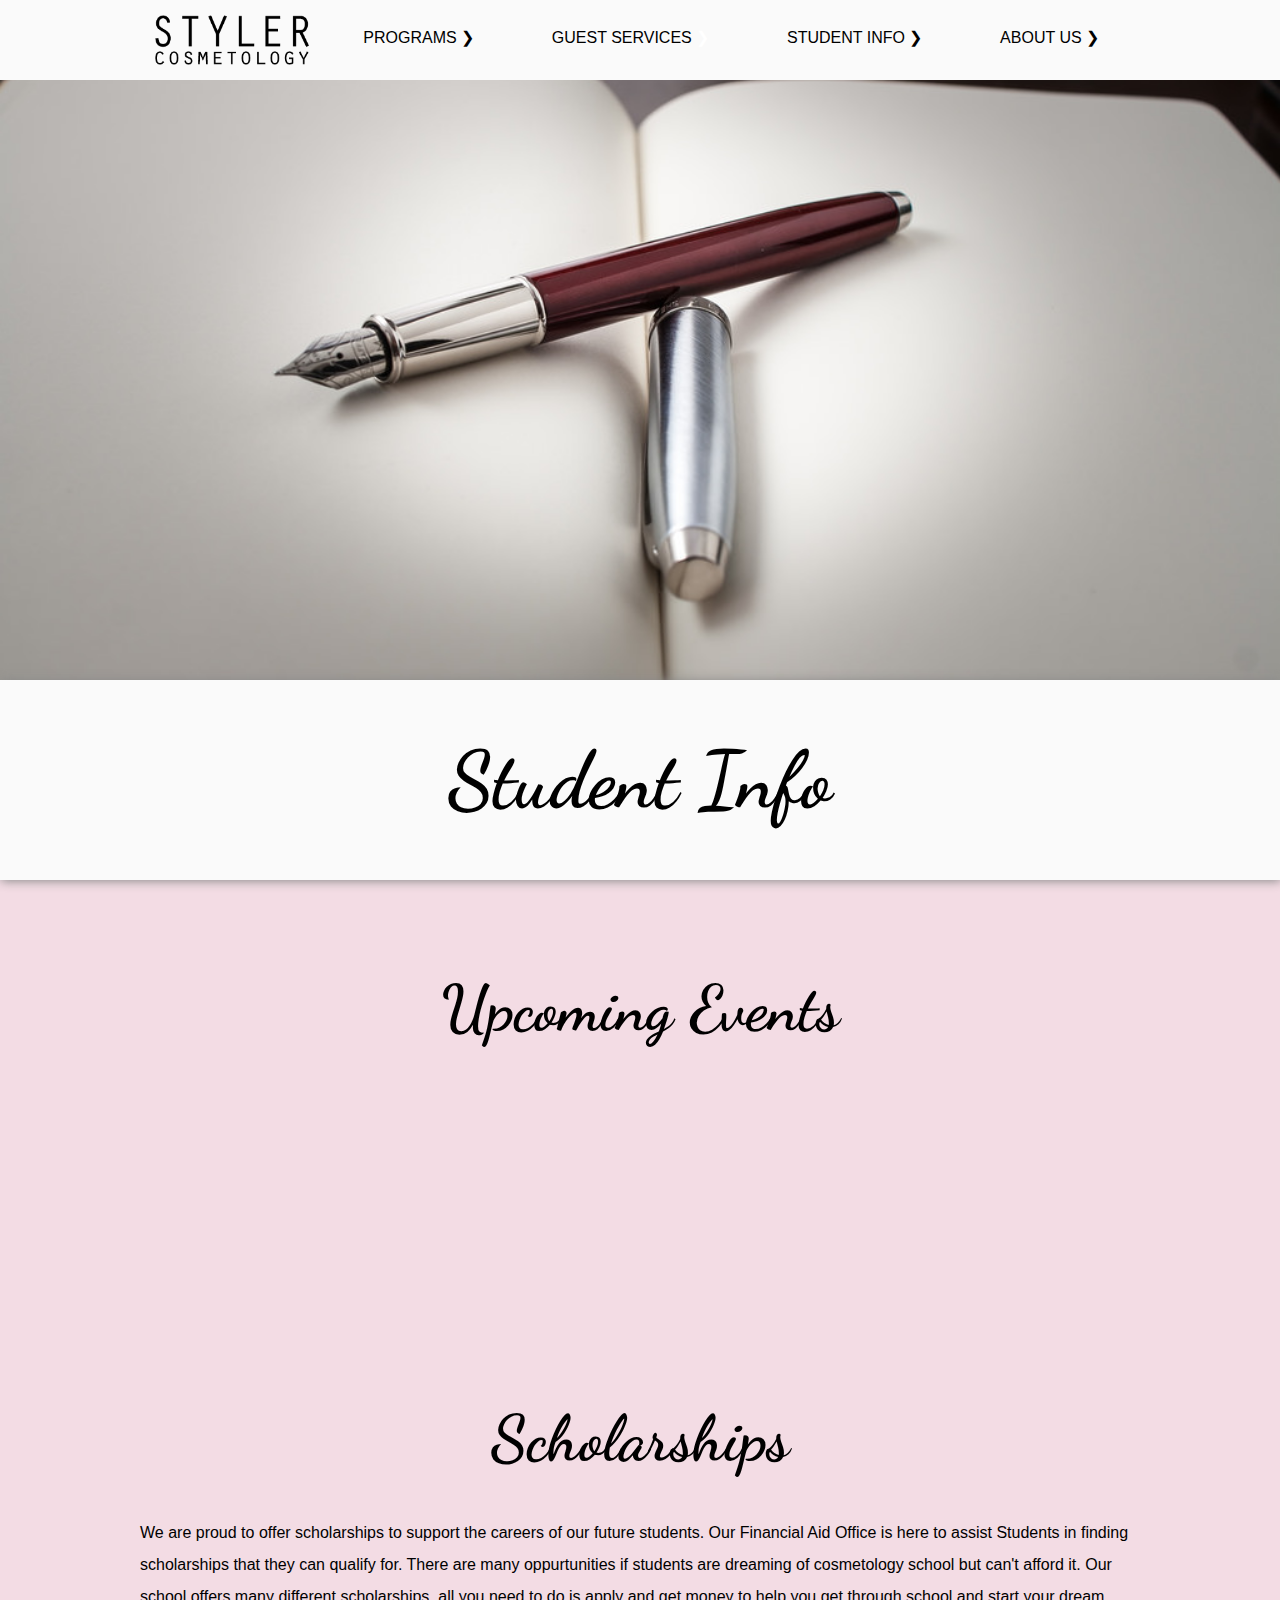
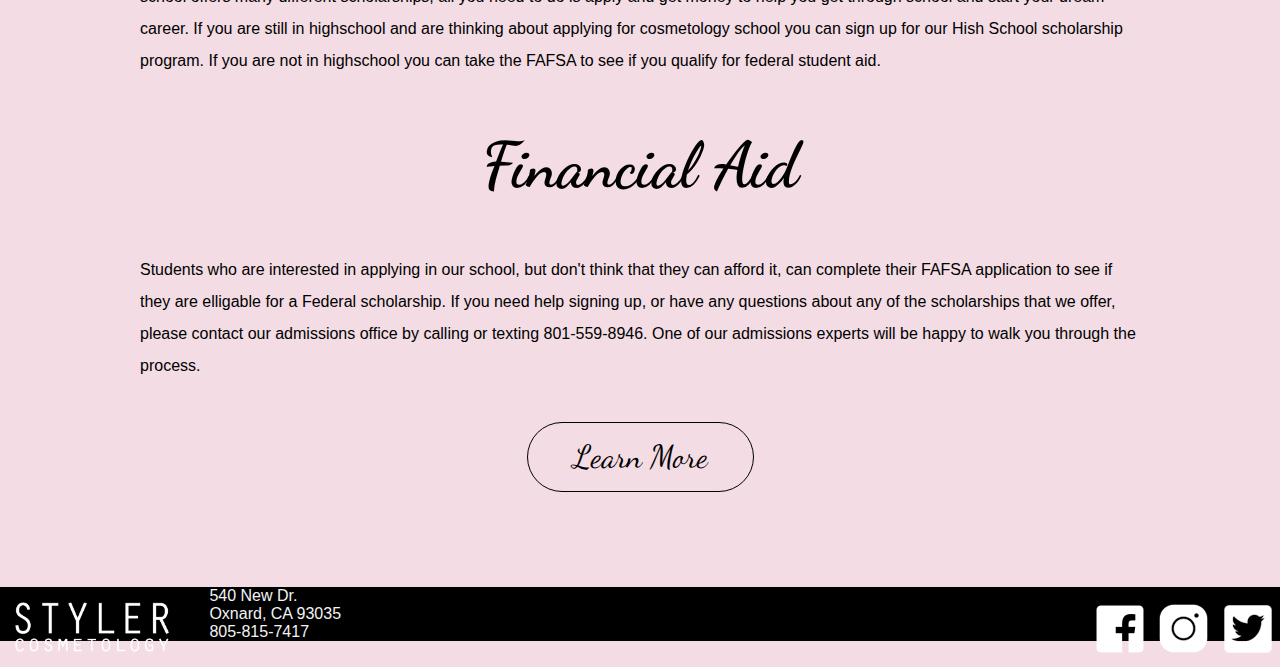
<file: studentinfo.html>
<!DOCTYPE html>
<html lang="en">

<head>
  <meta charset="UTF-8">
  <meta name="viewport" content="width=device-width, initial-scale=1.0">
  <meta http-equiv="X-UA-Compatible" content="ie=edge">
  <link href="style.css" rel="stylesheet" type="text/css">
  <link href="https://fonts.googleapis.com/css?family=Dancing+Script" rel="stylesheet">
  <link rel="stylesheet" href="animate.css">
  <link rel="icon" type="image/png" href="images/favicon.ico">
  <title>Home</title>
</head>

<body>
  <div class="grid">
    <div class="navback"></div>
    <nav>

      <div class="desktop">
        <a href="index.html"><img src="images/logo.png" alt="logo" class="logo"></a>
        <ul>
          <li>
            <a href="programs.html">Programs &#10095;</a>
            <div class="normaldrop">
              <a href="program_cosmetology.html">Cosmetology</a>
              <a href="program_barbering.html">Barbering</a>
              <a href="program_mkartistry.html">Makeup Artistry</a>
              <a href="program_esthetics.html">Esthetics</a>
            </div>
          </li>
          <li><a href="guestservices.html">Guest Services <span class="hidearrow">&#10095;</span></a></li>
          <li><a href="studentinfo.html">Student Info &#10095;</a>
            <div class="normaldrop">
              <a href="si_finaid.html">Financial Aid</a>
              <a href="si_calendar.html">Calendar</a>
            </div>
          </li>
          <li><a href="aboutus.html">About Us &#10095;</a>
            <div class="normaldrop">
              <a href="about_locations.html">Locations</a>
              <a href="about_gallery.html">Gallery</a>
            </div>
          </li>
        </ul>
      </div>
      <div class="mobile">
        <a href="index.html"><img src="images/logo.png" alt="logo" class="logo"></a>
        <button onclick="toggleHammenu()" class="hambutton"><img src="images/ham.png" alt="dropdown" class="hammenu"></button>
        <ul id="hammenu" class="menuhide">
          <li>
            <a href="programs.html">Programs</a><button onclick="toggleProgram()" class="mob_button">&#10095;</button>
            <div id="mob_program" class=" mobiledrop menuhide">
              <a href="program_cosmetology.html">Cosmetology</a>
              <a href="program_barbering.html">Barbering</a>
              <a href="program_mkartistry.html">Makeup Artistry</a>
              <a href="program_esthetics.html">Esthetics</a>
            </div>
          </li>
          <li><a href="guestservices.html">Guest Services</a></li>
          <li><a href="studentinfo.html">Student Info</a><button onclick="toggleSi()" class="mob_button">&#10095;</button>
            <div id="mob_si" class="mobiledrop menuhide">
              <a href="si_finaid.html">Financial Aid</a>
              <a href="si_calendar.html">Calendar</a>
              </div>
          </li>
          <li><a href="aboutus.html">About Us</a><button onclick="toggleAbout()" class="mob_button">&#10095;</button>
            <div id="mob_about" class="mobiledrop menuhide">
              <a href="about_locations.html">Locations</a>
              <a href="about_gallery.html">Gallery</a>
            </div>
          </li>
        </ul>
      </div>
    </nav>
    <div class="hero_studentinfo desktop"></div>
    <div class="header">
      <h1>Student Info</h1>
    </div>
    <div class="calendar" id="smallcalendar">
      <h2>Upcoming Events</h2>
      <iframe src="https://calendar.google.com/calendar/embed?showTitle=0&amp;showNav=0&amp;showDate=0&amp;showPrint=0&amp;showTabs=0&amp;showCalendars=0&amp;showTz=0&amp;mode=AGENDA&amp;height=400&amp;wkst=1&amp;bgcolor=%23FFFFFF&amp;src=en.usa%23holiday%40group.v.calendar.google.com&amp;color=%230F4B38&amp;ctz=America%2FDenver"
        style="border-width:0" width="100%" height="400" frameborder="0" scrolling="no"></iframe></div>
    <div class="si_scholarship">
      <h2>Scholarships</h2>
      <p>We are proud to offer scholarships to support the careers of our future students. Our Financial Aid Office is here to assist Students in finding scholarships that they can qualify for. There are many oppurtunities if students are dreaming of cosmetology
        school but can't afford it. Our school offers many different scholarships, all you need to do is apply and get money to help you get through school and start your dream career. If you are still in highschool and are thinking about applying for cosmetology school you can sign up for our Hish School scholarship program. If you are not in highschool you can take the FAFSA to see if you qualify for federal student aid.</p>
    </div>
    <div class="si_finaid">
      <h2>Financial Aid</h2>
      <p>Students who are interested in applying in our school, but don't think that they can afford it, can complete their FAFSA application to see if they are elligable for a Federal scholarship. If you need help signing up, or have any questions about any of the scholarships that we offer, please contact our admissions office by calling or texting 801-559-8946. One of our admissions experts will be happy to walk you through the process.</p>
      <a href="si_finaid.html"><button class="learnmore">Learn More</button></a>
    </div>
  </div>
  <footer>
    <a href="http://twitter.com" target="_blank"><img src="images/twitterwhite.png" alt="twitter" class="socialmediafooter"></a>
    <a href="http://instagram.com" target="_blank"><img src="images/instagramwhite.png" alt="instagram" class="socialmediafooter"></a>
    <a href="http://facebook.com" target="_blank"><img src="images/facebookwhite.png" alt="facebook" class="socialmediafooter"></a>
    <a href="index.html"><img src="images/logowhite.png" alt="logo" class="logo footerlogo"></a>
    <div class="address">
      <p>540 New Dr.</p>
      <p>Oxnard, CA 93035
        <p>
          <p>805-815-7417</p>
    </div>





  </footer>
  </div>
  <script src="MyScript.js"></script>
</body>

</html>
</file>
<file: style.css>
* {
  box-sizing: border-box;
}

.index {
  display: none;
}

.menuhide {
  height: 0;
  display: none;
}

/*========== NAVIGATION ==========*/

nav {
  grid-area: nav;
  top: 0;
  float: right;
  width: 100%;
  background-color: #FAFAFA;
  height: auto;
  position: sticky;
  z-index: 2;
}

.navback {
  grid-column: 1/4;
  grid-row: 1/2;
  background-color: #FAFAFA;
  height: auto;
  top: 0;
  position: sticky;
  z-index: 1;
}

nav ul li a {
  text-transform: uppercase;
  text-decoration: none;
  font-size: 1em;
  color: #000;
}

nav li {
  text-align: center;
  display: inline-block;
  position: relative;
  padding-top: 28px;
  height: 80px;
  z-index: 10;
}

nav ul {
  display: flex;
  align-items: center;
  justify-content: space-around;
  list-style-type: none;
  padding: 0px;
  margin: 0 2px;
}

nav li:hover {
  border-bottom: 6px solid #fe576e;
  animation: fade 0.4s;
}


.hidearrow {
  color: #FFF;
}

.hambutton {
  float: right;
  background-color: #fafafa;
  border: 0;
  margin-top: 15px;
}

.hambutton:after {
  clear: both;
}

.logo {
  float: left;
  height: 80px;
  padding: 15px;
}

/*===DROPDOWN===*/

.normaldrop {
  display: none;
  width: 205px;
  text-decoration: none;
  list-style-type: none;
  padding: 0;
  position: absolute;
  top: 80px;
  margin: 0;
  background-color: #f3dce4;
  font-size: .8rem;
  z-index: 2;
}

.normaldrop a {
  text-align: left;
  display: block;
  margin: 0;
  padding: 20px;
}

.normaldrop a:hover {
  text-decoration: none;
  background-color: #fafafa;
}

nav ul li:hover .normaldrop {
  display: block;
  animation: fade 0.3s;
}

/*==============================*/

/*========== HERO SLIDESHOW ==========*/

.herohome {
  grid-row: 2/3;
  grid-column: 1/4;
  position: relative;
  height: auto;

}
.herohome img{
  width: 100%;
  height: auto;
}

.heroslide {
  display: block;
  transition: all 0.5s;
  animation: fade 1s;
}

.buttons {
  grid-area: althero;
  z-index: 1;
  width: 100%;
  height: 25px;
  margin-top: 11px;
}

.circlecontainer {
  width: 50%;
  height: auto;
  display: block;
  margin-left: auto;
}

.circle {
  cursor: pointer;
  color: #fff;
  background-color: #FFF;
  display: inline-block;
  padding-left: 8px;
  padding-right: 8px;
  text-align: center;
  border-radius: 50%;
  height: 15px;
  width: 15px;
  padding: 0;
  margin: 0;
  z-index: 1;
}

.circle:hover {
  color: #fe576e;
  background-color: #fe576e;
  transition: all 0.5s;
}

.white {
  color: #fe576e;
  background-color: #fe576e;
}

.show {
  display: block;
  height: auto;
}

.heroblurslide {
  display: none;
  position: absolute;
  animation: fromleft .8s
}

.blurhome {
  grid-row: 2/3;
  grid-column: 1/4;
  height: 800px;
}

.blurhome img {
  height: 800px;
  width: 100%;
}
/*==============================*/

/*========== ALL PAGES ==========*/
.pink{
  /*color: #fe576e;*/
}
.grid {
  display: grid;
  grid-template-columns: 1fr 1000px 1fr;
  grid-template-areas: ". nav ." ". hero ." "althero althero althero" "header header header" ". calendar ." ". content1 ." ". content2 ." "content3 content3 content3" ". content4 ." "content5 content5 content5" "footer footer footer"
}

body {
  font-family: Helvetica, sans-serif;
  /*background-image: url("images/pinkbkg.jpg");*/
  background-color: #f3dce4;
  margin: 0;
  padding: 0;
  z-index: -1;
}

a {
  cursor: pointer;
  text-decoration: none;
  color: inherit;
}

p {
  line-height: 2rem;
  margin: 0px;
}

h1 {
  font-family: 'Dancing Script', cursive;
  font-size: 5rem;
  margin: 0;
  text-align: center;
  vertical-align: middle;
  line-height: 200px;
  z-index: 1;
}

h2 {
  font-family: 'Dancing Script', cursive;
  font-size: 4rem;
  margin: 50px 0;
  text-align: center;
}

h3 {
  font-family: 'Dancing Script', cursive;
  font-size: 2.5rem;
  margin: 0;
  text-align: center;
}

h4 {
  font-family: 'Dancing Script', cursive;
  font-size: 2rem;
  margin-top: 8px;
  text-align: center;
}

.mobile {
  display: none;
}

.desktop {
  display: block;
}

.header {
  grid-area: header;
  /*background-image: url(images/brushpink.jpg);*/
  background-color: #FAFAfa;
  background-size: cover;
  /*background-color: #E7CAD4;*/
  color: #000;
  margin-top: auto;
  /*border-bottom: 1px solid black;*/
  box-shadow: 1px 1px 10px #888888;
}

footer {
  grid-area: footer;
  background-color: #000;
  color: #F3f3f3;
}

.footerlogo {
  margin-bottom: 0px;
  margin-right: 25px;
}

.address {
  margin-top: 15px;
  margin-right: 25px;
}

.address p {
  line-height: normal;
}

.socialmediafooter {
  float: right;
  margin-top: 10px;
}
form{
  grid-area: content1;
  margin: 50px 0;
}

textarea{
  width: 100%;
  padding: 12px 20px;
  margin: 8px 0;
  box-sizing: border-box;
  max-width: 100%;
}
select{
  background-image: url("images/paper.png");
  background-position: 10px;
  background-repeat: no-repeat;
  width: 100%;
  padding: 12px 20px;
  margin: 8px 0;
  padding-left: 50px;
}
.contact{
  grid-template-rows: 200px;
  padding-top: 99px;
}
input[type="text"], input[type="email"],input[type="tel"], input[type="submit"] {
        width: 100%;
        padding: 12px 20px;
        margin: 8px 0;
          border: 1px solid #a9a9a9;
    }
input[type="text"]{
    background-image: url("images/person.png");
    background-position: 10px;
    background-repeat: no-repeat;
    padding-left: 50px;

}
input[type="email"]{
    background-image: url("images/email.png");
    background-position: 10px;
    background-repeat: no-repeat;
    padding-left: 50px;
}
input[type="tel"]{
    background-image: url("images/phone.png");
    background-position: 10px;
    background-repeat: no-repeat;
    padding-left: 50px;
}

/*========== HOMEPAGE ==========*/

.programs {
  grid-area: content1;

}

.program {
  justify-self: center;
  background-color: #FAFAFA;
  height: 200px;
  width: 200px;
  margin-bottom: 50px;
  margin-top: 50px;
  display: inline-block;
  box-shadow: 1px 1px 10px #888888;
}

.programlogo {
  margin-left: 50px;
  margin-top: 25px;
}

.bar1 {
  /*grid-area: content3;*/
  /*background-image: url(images/studentinfobkg.jpg);*/
  grid-row: 8/9;
  grid-column: 2/3;
  background-size: cover;
  background-color: #f3dce4;
  color: #000;
  margin-top: auto;
}
.lightgrey{

}
.bar2 {
  /*grid-area: content5;*/
  grid-row: 9/10;
  grid-column: 2/3;
  /*background-image: url(images/aboutbkg.jpeg);*/
  background-size: cover;
  color: #000;
  margin-top: auto;

}
.bargrey{
  grid-row: 9/10;
  grid-column: 1/4;
  background-color: #fafafa;
}

.programlogos a {
  height: 200px;
  width: 200px;
}

.enrollnow {
  grid-area: hero;
  display: block;
  background-color: rgba(255, 255, 255, .1);
  border: 2px solid #000;
  color: #000;
  border-radius: 10px;
  font-size: 2rem;
  padding: 15px 45px;
  transition: all .5s;
  text-align: center;
  width: auto;
  /*font-family: 'Dancing Script', cursive;*/
  font-weight: bold;
  z-index: 1;
  margin-left: -80px;
  margin-bottom: 20px;
}

.enrollnow:hover {
  background-color: rgba(255, 255, 255, 1);
}

.programlogos {
  display: grid;
  grid-template-columns: 1fr 1fr 1fr 1fr;
  margin-left: -35px;
  margin-right: -35px;
}

/*==============================*/

/*========== GUEST SERVICES ==========*/

.guestservices {
  grid-area: content2;
  background-color: #FAFAFA;
  margin-bottom: 50px;
  box-shadow: 1px 1px 10px #888888;
  margin-top: 50px;
  /*ox-shadow: 3px 3px 10px #888888;*/
}
.guestservicescolor{
  grid-row: 7/8;
  grid-column: 1/4;
  background-color: #f3f3f3;

}
.gsleft {
  float: left;
}

.gsright {
  float: right;
}

.gsleft table {
  margin-left: 50px;
  border-collapse: separate;
  border-spacing: 50px 25px;
}

.gsright table {
  margin-right: 50px;
  border-collapse: separate;
  border-spacing: 50px 25px;
}

.gsleft th, .gsright th {
  font-family: 'Dancing Script', cursive;
  font-size: 2rem;
  text-align: left;
}

.gsleft td, .gsright td {
  font-family: Helvetica, sans-serif;
  font-size: 1.5rem;
  text-align: left;
}

.gsleft td:nth-of-type(1), .gsright td:nth-of-type(1) {
  min-width: 225px;
}

.title {
  margin: 25px;
}

.extramargintop {
  margin-top: 50px;
}

/*==============================*/

/*========== PROGRAM PAGES ==========*/

.program_about {
  grid-area: content1;
}

.program_about h3 {
  margin: 40px;
}

.program_req_left h4 {
  margin: 20px;
}

.program_req_right h4 {
  text-align: left;
  margin: 20px;
}

.program_requirements {
  grid-area: content2;
  margin-bottom: 40px;
}

.program_req_left {
  float: left;
  padding: 0 40px 0 0;
  width: 75%;
}

.program_req_right {
  float: right;
  padding: 0 0 0 40px;
  width: 25%;
}

.program_req_right ul {
  padding-left: 20px;
  line-height: 2rem;
  margin-top: 0px;
}

.program_block {
  padding: 350px 0;
}

.program_block h1 {
  font-size: 10rem;
}

.program_block h1:hover {
  transition: all .5s;
  cursor: pointer;
}

.program_allblocks {
  grid-area: content3;
  width: 100%;
}

.program_block_cosmotology {
  background-image: url("images/img_program_cosmetology.jpg");
  background-size: cover;
  background-attachment: fixed;
}

.program_block_barbering {
  background-image: url("images/img_program_barbering.jpg");
  background-size: cover;
  background-attachment: fixed;
  color: #FFF;
}

.program_block_mkartistry {
  background-image: url("images/img_program_mkartistry.jpg");
  background-size: cover;
  background-attachment: fixed;
  color: #FFF;
}

.program_block_esthetics {
  background-image: url("images/img_program_esthetics.jpg");
  background-size: cover;
  background-attachment: fixed;
}

/*==============================*/

/*========== HERO IMAGES ==========*/

.home{

}

.hero_guestservices {
  grid-area: althero;
  height: 600px;
  background-image: url("images/hero_guestservices.jpg");
  background-size: cover;
  background-position: center;
  background-attachment: fixed;
}

.hero_studentinfo {
  grid-area: althero;
  height: 600px;
  background-image: url("images/hero_studentinfo.jpg");
  background-size: cover;
  background-position: center;
}

.hero_locations {
  grid-area: althero;
  height: 600px;
  background-image: url("images/hero_locations.jpg");
  background-size: cover;
  background-position: bottom;
  background-attachment: fixed;
}

.hero_finaid {
  grid-area: althero;
  height: 600px;
  background-image: url("images/hero_finaid.jpg");
  background-size: cover;
  background-attachment: fixed;
}

.hero_cosmotology {
  grid-area: althero;
  height: 600px;
  background-image: url("images/cosmetology.jpeg");
  background-size: cover;
  background-position: center;
  background-attachment: fixed;
}

.hero_barbering {
  grid-area: althero;
  height: 600px;
  background-image: url("images/img_program_barbering.jpg");
  background-size: cover;
  background-position: center;
  background-attachment: fixed;
}

.hero_mkartistry {
  grid-area: althero;
  height: 600px;
  background-image: url("images/img_program_mkartistry.jpg");
  background-size: cover;
  background-position: center;
  background-attachment: fixed;
}

.hero_esthetics {
  grid-area: althero;
  height: 600px;
  background-image: url("images/img_program_esthetics.jpg");
  background-size: cover;
  background-position: bottom;
  background-attachment: fixed;
}

.hero_aboutus {
  grid-area: althero;
  height: 600px;
  background-image: url("images/aboutus.jpeg");
  background-size: cover;
  background-position: bottom;
  background-attachment: fixed;
}

/*==============================*/

/*========== STUDENT INFRORMATION PAGES ==========*/

.calendar{
  grid-area: calendar;
  position: relative;
  height: 0;
  width: 100%;
  padding-bottom: 750px;
  margin: 40px 0;
}

.calendar iframe{
  position: absolute;
  top: 0;
  left: 0;
  width: 100%;
}
#smallcalendar{
  padding-bottom: 400px;
}
.si_scholarship {
  grid-area: content1;
}

.si_scholarship h2 {
  margin: 40px 0;
}

.si_finaid {
  grid-area: content2;
  margin-bottom: 40px;
}

.si {
  grid-area: content1;
  margin: 40px 0;
}

.si h2 {
  margin-top: 0;
  margin: 25px;
}

.learnmore {
  display: block;
  margin: 40px auto;
  background-color: rgba(0, 0, 0, 0);
  border: 1px solid #000;
  border-radius: 50px;
  font-size: 2rem;
  padding: 15px 45px;
  transition: all .5s;
  text-align: center;
  width: auto;
  font-family: 'Dancing Script', cursive;
}

.learnmore:hover {
  background-color: #fe576e;
  color: #FFF;
  border: 1px solid #fe576e;
}

/*==============================*/

/*========== ABOUT US ==========*/
.about_paragraph{
  grid-area: content1;
}
.about_locations{
  grid-area: content2;
}
.locations {
  grid-area: content3;
}

.location1 {
  color: #FFF;
  background-image: url("images/location_slc.jpg");
  background-position: bottom;
  background-size: cover;
  filter: grayscale(1);
  transition: all .5s;
}

.location2 {
  color: #FFF;
  background-image: url("images/location_ogden.jpg");
  background-position: bottom;
  background-size: cover;
  filter: grayscale(1);
  transition: all .5s;
}

.location3 {
  color: #FFF;
  background-image: url("images/location_westjordan.jpg");
  background-position: bottom;
  background-size: cover;
  filter: grayscale(1);
  transition: all .5s;
}

.location4 {
  color: #FFF;
  background-image: url("images/location_provo.jpg");
  background-size: cover;
  background-position: center;
  filter: grayscale(1);
  transition: all .5s;
}

.location1:hover {
  filter: grayscale(0);
}

.location2:hover {
  filter: grayscale(0);
}

.location3:hover {
  filter: grayscale(0);
}

.location4:hover {
  filter: grayscale(0);
}

.locations h2 {
  padding: 40px 0 20px 0;
  margin: 0;
  text-shadow: -3px 0 black, 0 3px black, 3px 0 black, 0 -3px black;
}
.locations h3 {
  padding: 20px 0 40px 0;
  margin: 0;
  text-shadow: -3px 0 black, 0 3px black, 3px 0 black, 0 -3px black;
}

.locations img {
  float: left;
  height: 203px;
}

.gallerygrid {
  grid-area: content3;
  padding: 0 10px;
}

.gallerycolumn {
  float: left;
  width: 25%;
  padding: 10px;
}

.gallerycolumn img {
  margin-top: 12px;
  width: 100%;
  height: auto;
  transition: all 0.1s;
}

.gallerycolumn img:hover {
  transform: scale(1.1);
}

.galleryrow:after {
  content: "";
  display: table;
  clear: both;
}


/*============================*/

/*========== ANIMATIONS ==========*/

@keyframes fromleft {
  from {
    left: 1000px;
  }
  to {
    left: 0
  }
}

@keyframes fade {
  from {
    opacity: 0;
  }
  to {
    opacity: 1;
  }
}

/*========================*/

@media only screen and (max-width: 1000px) {
  .grid {
    grid-template-columns: 100%;
    grid-template-areas: "nav" "hero" "althero" "header" "calendar" "content1" "content2" "content3" "content4" "content5" "content6" "footer"
  }
  .programlogos {
    display: block;
    margin: 0;
    width: 100%;
  }
  .program {
    margin-left: 0;
    margin: 0;
    width: 100%;
    box-shadow: none;
    border-bottom: 1px solid #0f0f0f;
  }
  .programlogo {
    display: block;
    margin: 20px auto;
    text-align: center;
  }
  h1 {
    font-size: 3.2rem;
  }
  h2 {
    font-size: 3.2rem;
  }
  .gsleft {
    float: none;
  }
  .gsleft td:nth-of-type(1), .gsright td:nth-of-type(1) {}
  .gsleft table {
    border-spacing: 5px 25px;
    margin: auto;
  }
  .gsright {
    float: none;
  }
  .gsright table {
    border-spacing: 5px 25px;
    margin: auto;
  }
  .herohome img {
    width: 100%;
  }
  .blurhome {
    display: none;
  }
  .circlecontainer {
    height: 0px;
    display: none;
  }
  .buttons {
    height: 0px;
    display: none;
  }
  .herohome {
    display: none;
  }
  .guestservices h2 {
    margin: 0;
    font-size: 3.2rem;
  }
  .guestservices {
    margin: 0;
    padding-top: 25px;
    box-shadow: none;
  }
  .nav{
    border-bottom: 1px solid #000;
    z-index: 2;
  }
  nav ul {
    margin-top: 0;
    padding-top: 80px;
    z-index: 2;
  }
  nav li {
    padding: 10px 0;
    text-align: left;
    display: block;
    width: 100%;
    margin-right: auto;
    height: auto;
    z-index: 2;
  }
  .bar1 h1 {
    font-size: 2.5rem;
  }
  .logo {
    padding-left: 10px;
    margin-bottom: 0;
    margin-right: 0;
    max-width: 45%;
  }
  .mobile {
    display: block;
  }
  .desktop {
    display: none;
  }
  .address {
    margin-left: 15px;
  }
  .program_req_left {
    width: 100%;
    float: none;
    padding: 0 10px;
  }
  .program_req_right {
    width: 100%;
    float: none;
    padding: 0 10px;
  }
  .program_about {
    margin-bottom: 0px;
  }
  .program_req_right ul {
    line-height: 4rem;
    margin-top: 0px;
  }
  .program_block {
    padding: 0px;
  }
  .program_block h1 {
    font-size: 3rem;
  }
  .program_block h1:hover {
  }
  .hero_studentinfo {
    height: auto;
  }
  .gallerycolumn {
    width: 100%;
  }
  .calendar{
    padding-bottom: 400px;
  }
  .mobiledrop a{
    display: block;
    margin-left: 20px;
    font-size: .8rem;
    margin-top: 10px;
    margin-bottom: 10px;
    animation: fade 0.5s;
  }
  .mob_button{
    background-color: #fffaff;
    border: 0;
  }
  #hammenu li{
    padding-bottom: 10px;
    padding-left: 25px;
    background-color: #fffaff;
    transition: all 0.3s;
  }
  #hammenu{
  }
  nav li:hover {
    border-bottom: 0px solid #fe576e;
    animation: fade 0.4s;
  }
  .header{
    border-bottom: 1px solid #000;
  }
  .address{
    display: none;
  }
  .bargrey{
    grid-area: content5;
  }
  .bar1{
    grid-area: content4;
  }
  .bar2{
    grid-area: content5;
  }
}
</file>
